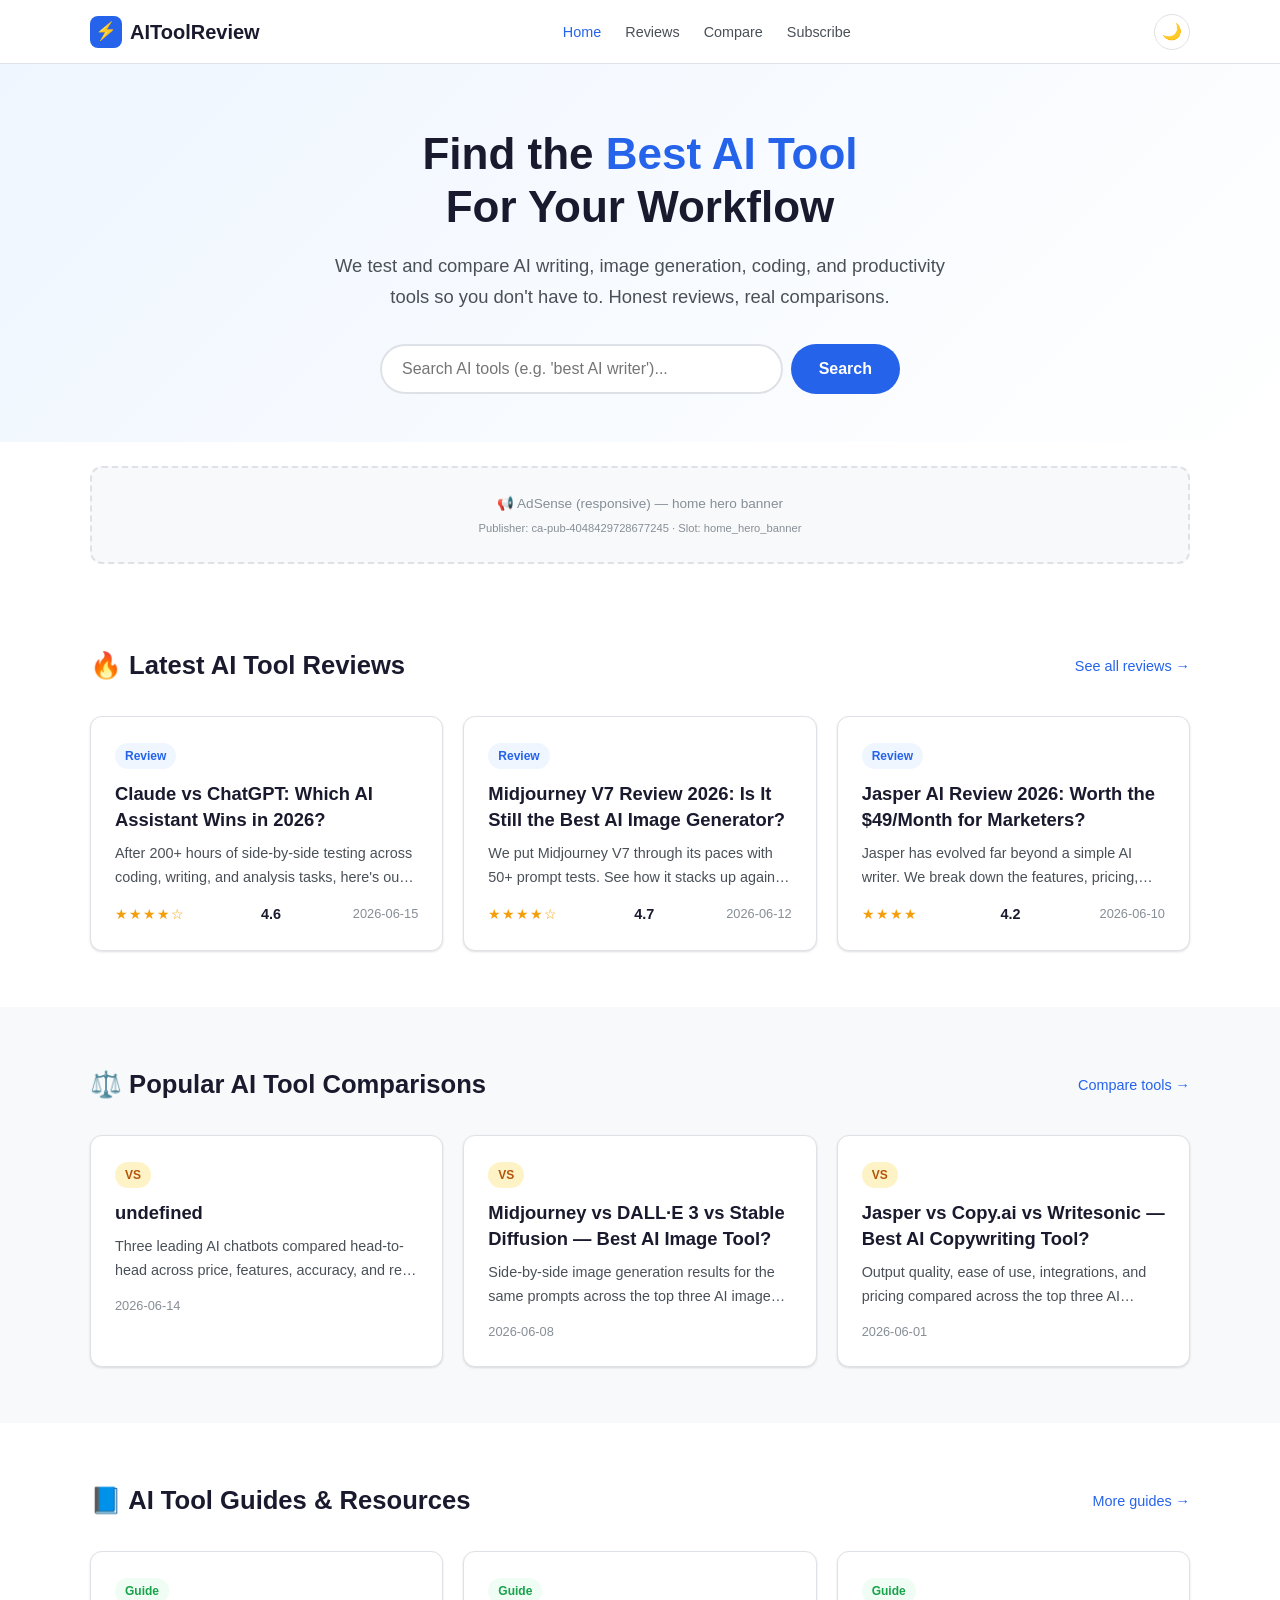
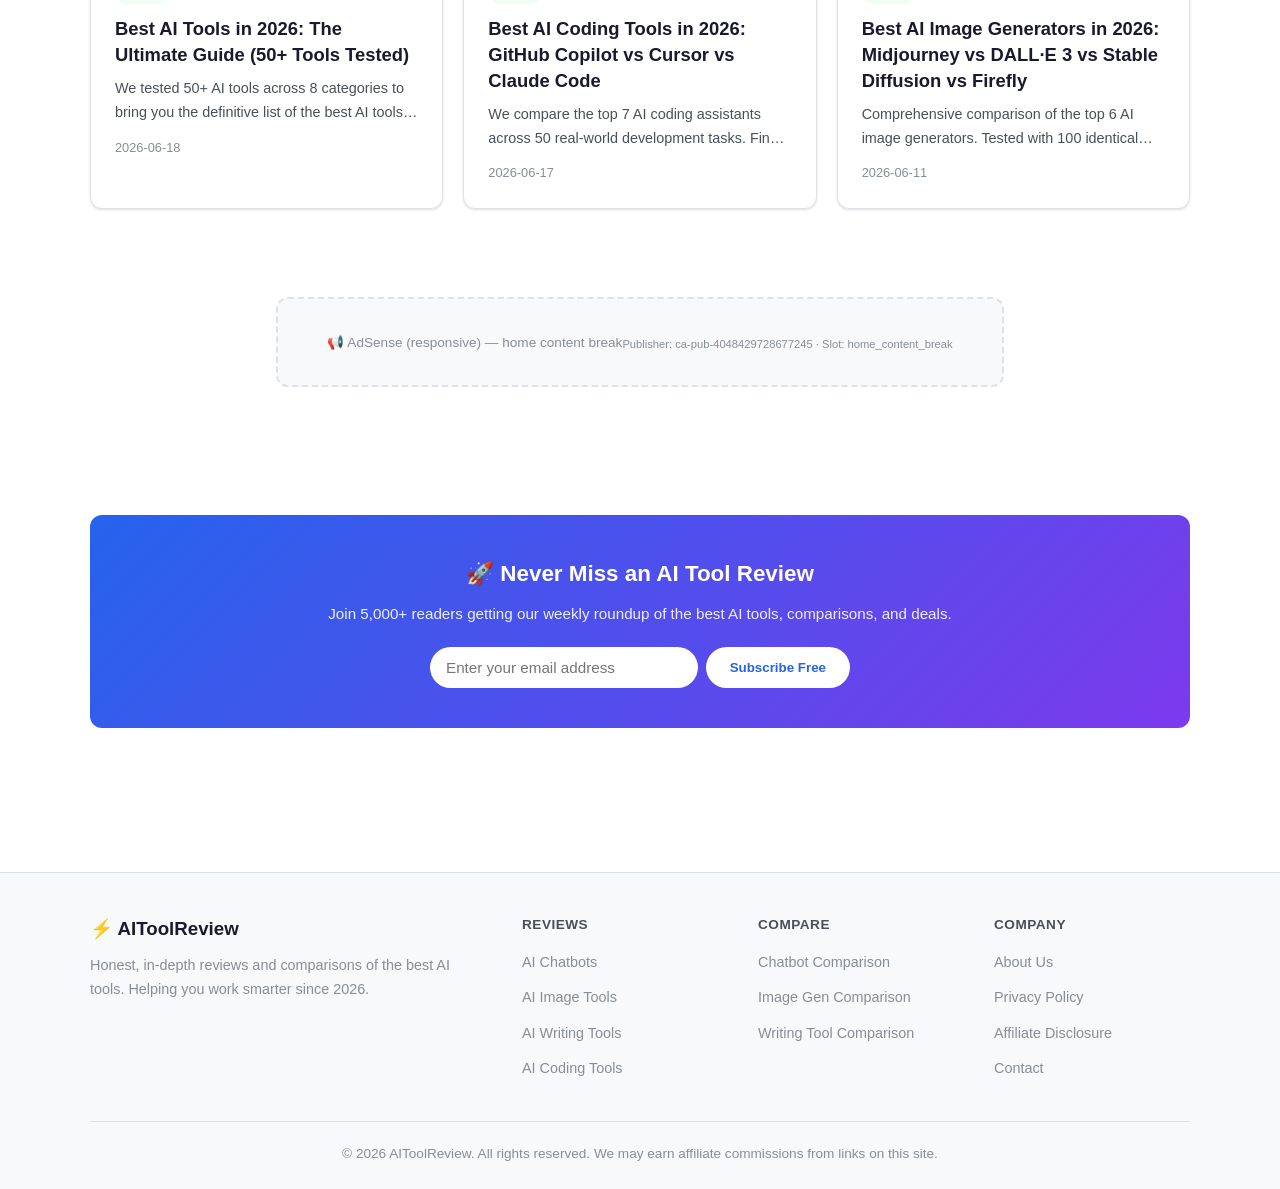
<file: index.html>
<!DOCTYPE html>
<html lang="en" data-theme="light">
<head>
  <meta charset="UTF-8">
  <meta name="viewport" content="width=device-width, initial-scale=1.0">
  <title>AIToolReview - Best AI Tool Reviews & Comparisons 2026</title>
  <meta name="description" content="In-depth reviews and side-by-side comparisons of the best AI tools in 2026. Find the right AI tool for your workflow.">
  <link rel="stylesheet" href="styles.css">
  <script src="adsense-config.js" defer></script>
  <script src="affiliate-config.js" defer></script>
</head>
<body>

<nav class="nav">
  <div class="container">
    <a href="index.html" class="nav-logo"><span class="icon">⚡</span> AIToolReview</a>
    <ul class="nav-links" id="navLinks">
      <li><a href="index.html" class="active">Home</a></li>
      <li><a href="review.html">Reviews</a></li>
      <li><a href="compare.html">Compare</a></li>
      <li><a href="index.html#newsletter">Subscribe</a></li>
    </ul>
    <div class="nav-actions">
      <button class="theme-toggle" id="themeToggle" aria-label="Toggle theme">🌙</button>
      <button class="mobile-menu-btn" id="mobileMenuBtn" aria-label="Menu">☰</button>
    </div>
  </div>
</nav>

<section class="hero">
  <div class="container">
    <h1>Find the <span class="highlight">Best AI Tool</span><br>For Your Workflow</h1>
    <p>We test and compare AI writing, image generation, coding, and productivity tools so you don't have to. Honest reviews, real comparisons.</p>
    <form class="hero-search" id="heroSearch" onsubmit="return false;">
      <input type="text" id="searchInput" placeholder="Search AI tools (e.g. 'best AI writer')..." autocomplete="off">
      <button type="submit">Search</button>
    </form>
    <div id="searchResults" style="display:none; max-width:520px; margin:16px auto 0; text-align:left; background:var(--bg); border:1px solid var(--border); border-radius:var(--radius); box-shadow:var(--card-shadow-hover); max-height:360px; overflow-y:auto;"></div>
  </div>
</section>

<div class="container">
  <div class="ad-placeholder banner" data-ad="home-hero-banner"></div>
</div>

<section class="section">
  <div class="container">
    <div class="section-header">
      <h2>🔥 Latest AI Tool Reviews</h2>
      <a href="review.html" class="see-all">See all reviews →</a>
    </div>
    <div class="card-grid" id="reviewCards"></div>
  </div>
</section>

<section class="section" style="background: var(--bg-secondary);">
  <div class="container">
    <div class="section-header">
      <h2>⚖️ Popular AI Tool Comparisons</h2>
      <a href="compare.html" class="see-all">Compare tools →</a>
    </div>
    <div class="card-grid" id="compareCards"></div>
  </div>
</section>

<section class="section">
  <div class="container">
    <div class="section-header">
      <h2>📘 AI Tool Guides & Resources</h2>
      <a href="#" class="see-all">More guides →</a>
    </div>
    <div class="card-grid" id="guideCards"></div>
  </div>
</section>

<div class="container">
  <div class="ad-placeholder in-content" data-ad="home-content-break"></div>
</div>

<section class="section" id="newsletter">
  <div class="container">
    <div class="newsletter-cta">
      <h3>🚀 Never Miss an AI Tool Review</h3>
      <p>Join 5,000+ readers getting our weekly roundup of the best AI tools, comparisons, and deals.</p>
      <div class="input-group">
        <input type="email" placeholder="Enter your email address">
        <button>Subscribe Free</button>
      </div>
    </div>
  </div>
</section>

<footer class="footer">
  <div class="container">
    <div class="footer-grid">
      <div class="footer-brand">
        <h3>⚡ AIToolReview</h3>
        <p>Honest, in-depth reviews and comparisons of the best AI tools. Helping you work smarter since 2026.</p>
      </div>
      <div class="footer-col">
        <h4>Reviews</h4>
        <ul><li><a href="review.html">AI Chatbots</a></li><li><a href="review.html">AI Image Tools</a></li><li><a href="review.html">AI Writing Tools</a></li><li><a href="review.html">AI Coding Tools</a></li></ul>
      </div>
      <div class="footer-col">
        <h4>Compare</h4>
        <ul><li><a href="compare.html">Chatbot Comparison</a></li><li><a href="compare.html">Image Gen Comparison</a></li><li><a href="compare.html">Writing Tool Comparison</a></li></ul>
      </div>
      <div class="footer-col">
        <h4>Company</h4>
        <ul><li><a href="#">About Us</a></li><li><a href="privacy.html">Privacy Policy</a></li><li><a href="#">Affiliate Disclosure</a></li><li><a href="index.html#newsletter">Contact</a></li></ul>
      </div>
    </div>
    <div class="footer-bottom">
      <p>© 2026 AIToolReview. All rights reserved. We may earn affiliate commissions from links on this site.</p>
    </div>
  </div>
</footer>

<script src="scripts.js"></script>
</body>
</html>
</file>
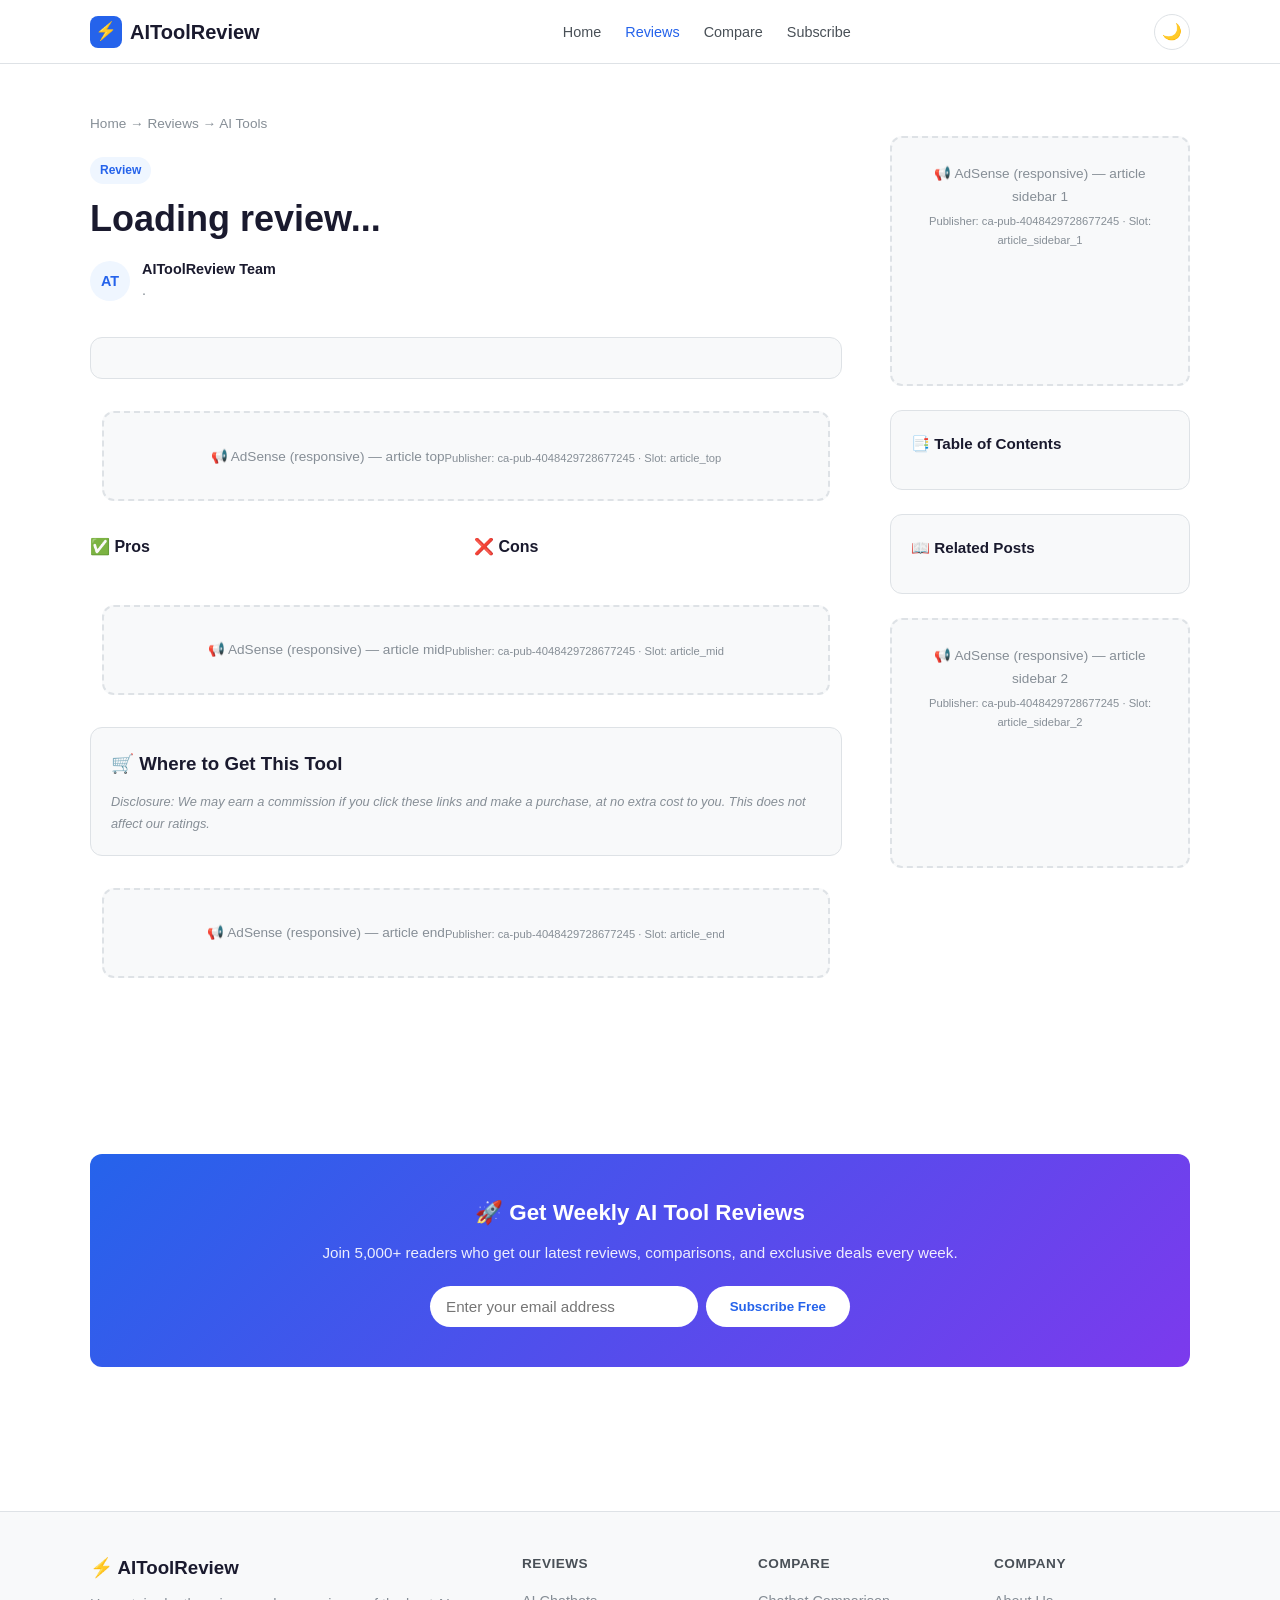
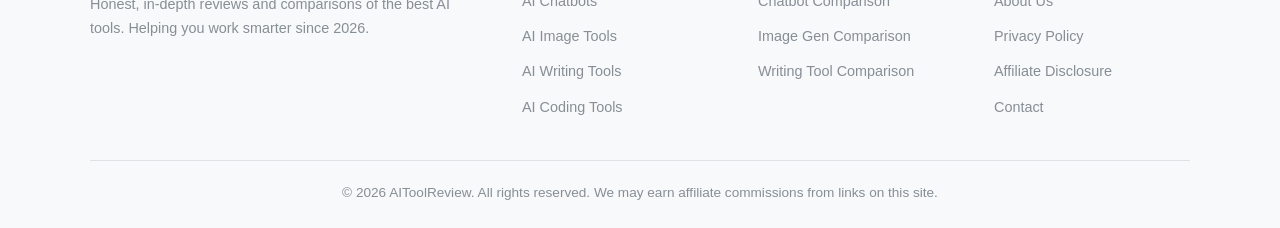
<file: article.html>
<!DOCTYPE html>
<html lang="en" data-theme="light">
<head>
  <meta charset="UTF-8">
  <meta name="viewport" content="width=device-width, initial-scale=1.0">
  <title>AI Tool Review | AIToolReview</title>
  <meta name="description" content="In-depth AI tool review with ratings, pros/cons, and honest verdict.">
  <link rel="stylesheet" href="styles.css">
  <script src="adsense-config.js" defer></script>
  <script src="affiliate-config.js" defer></script>
</head>
<body>

<nav class="nav">
  <div class="container">
    <a href="index.html" class="nav-logo"><span class="icon">⚡</span> AIToolReview</a>
    <ul class="nav-links" id="navLinks">
      <li><a href="index.html">Home</a></li>
      <li><a href="review.html" class="active">Reviews</a></li>
      <li><a href="compare.html">Compare</a></li>
      <li><a href="index.html#newsletter">Subscribe</a></li>
    </ul>
    <div class="nav-actions">
      <button class="theme-toggle" id="themeToggle" aria-label="Toggle theme">🌙</button>
      <button class="mobile-menu-btn" id="mobileMenuBtn" aria-label="Menu">☰</button>
    </div>
  </div>
</nav>

<main class="container">
  <div class="article-layout">
    <article class="article-main">
      <div class="breadcrumb">
        <a href="index.html">Home</a> → <a href="review.html">Reviews</a> → <span id="articleCategory">AI Tools</span>
      </div>

      <span id="articleTag" class="card-tag review">Review</span>
      <h1 id="articleTitle">Loading review...</h1>
      <p id="articleExcerpt" style="font-size:1.1rem; color:var(--text-secondary); margin-bottom:16px;"></p>

      <div class="article-byline">
        <div class="avatar">AT</div>
        <div>
          <span class="name">AIToolReview Team</span><br>
          <span id="articleMeta"><span id="articleDate"></span> · <span id="articleReadTime"></span></span>
        </div>
      </div>

      <div class="score-card" id="scoreCard"></div>

      <div class="ad-placeholder in-content" data-ad="article-top"></div>

      <div class="pros-cons">
        <div class="pros"><h4>✅ Pros</h4><ul id="prosList"></ul></div>
        <div class="cons"><h4>❌ Cons</h4><ul id="consList"></ul></div>
      </div>

      <div id="articleSections"></div>

      <div class="ad-placeholder in-content" data-ad="article-mid"></div>

      <div style="background:var(--bg-secondary); border-radius:var(--radius); padding:20px; margin:24px 0; border:1px solid var(--border);">
        <h3 style="margin-bottom:12px;">🛒 Where to Get This Tool</h3>
        <div id="affiliateLinks"></div>
        <p style="font-size:0.8rem; color:var(--text-muted); margin-top:12px;"><em>Disclosure: We may earn a commission if you click these links and make a purchase, at no extra cost to you. This does not affect our ratings.</em></p>
      </div>

      <div class="ad-placeholder in-content" data-ad="article-end"></div>
    </article>

    <aside class="sidebar">
      <div class="ad-placeholder sidebar" data-ad="article-sidebar-1"></div>

      <div class="toc sidebar-card">
        <h4>📑 Table of Contents</h4>
        <div id="tableOfContents"></div>
      </div>

      <div class="sidebar-card">
        <h4>📖 Related Posts</h4>
        <div id="relatedPosts"></div>
      </div>

      <div class="ad-placeholder sidebar" data-ad="article-sidebar-2"></div>
    </aside>
  </div>
</main>

<section class="section">
  <div class="container">
    <div class="newsletter-cta">
      <h3>🚀 Get Weekly AI Tool Reviews</h3>
      <p>Join 5,000+ readers who get our latest reviews, comparisons, and exclusive deals every week.</p>
      <div class="input-group">
        <input type="email" placeholder="Enter your email address">
        <button>Subscribe Free</button>
      </div>
    </div>
  </div>
</section>

<footer class="footer">
  <div class="container">
    <div class="footer-grid">
      <div class="footer-brand">
        <h3>⚡ AIToolReview</h3>
        <p>Honest, in-depth reviews and comparisons of the best AI tools. Helping you work smarter since 2026.</p>
      </div>
      <div class="footer-col">
        <h4>Reviews</h4>
        <ul><li><a href="review.html">AI Chatbots</a></li><li><a href="review.html">AI Image Tools</a></li><li><a href="review.html">AI Writing Tools</a></li><li><a href="review.html">AI Coding Tools</a></li></ul>
      </div>
      <div class="footer-col">
        <h4>Compare</h4>
        <ul><li><a href="compare.html">Chatbot Comparison</a></li><li><a href="compare.html">Image Gen Comparison</a></li><li><a href="compare.html">Writing Tool Comparison</a></li></ul>
      </div>
      <div class="footer-col">
        <h4>Company</h4>
        <ul><li><a href="#">About Us</a></li><li><a href="privacy.html">Privacy Policy</a></li><li><a href="#">Affiliate Disclosure</a></li><li><a href="index.html#newsletter">Contact</a></li></ul>
      </div>
    </div>
    <div class="footer-bottom">
      <p>© 2026 AIToolReview. All rights reserved. We may earn affiliate commissions from links on this site.</p>
    </div>
  </div>
</footer>

<script src="scripts.js"></script>
</body>
</html>
</file>
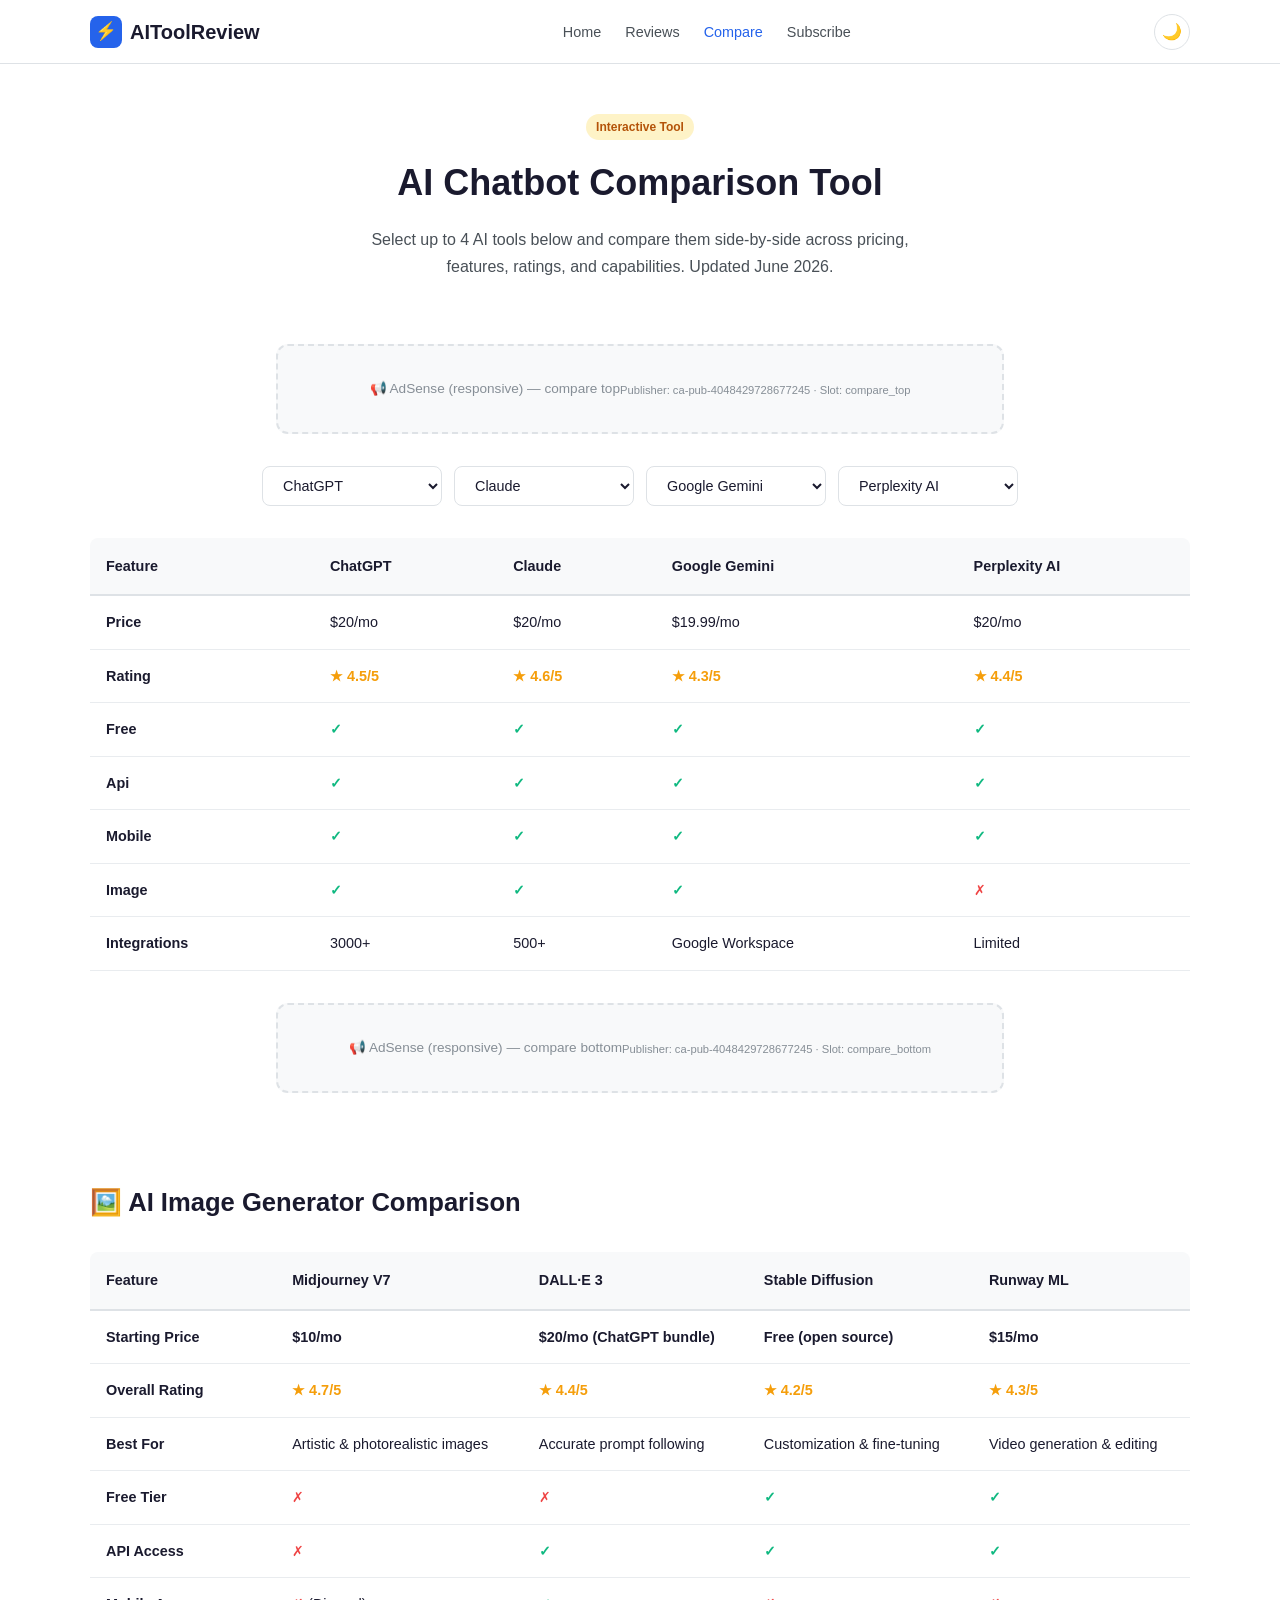
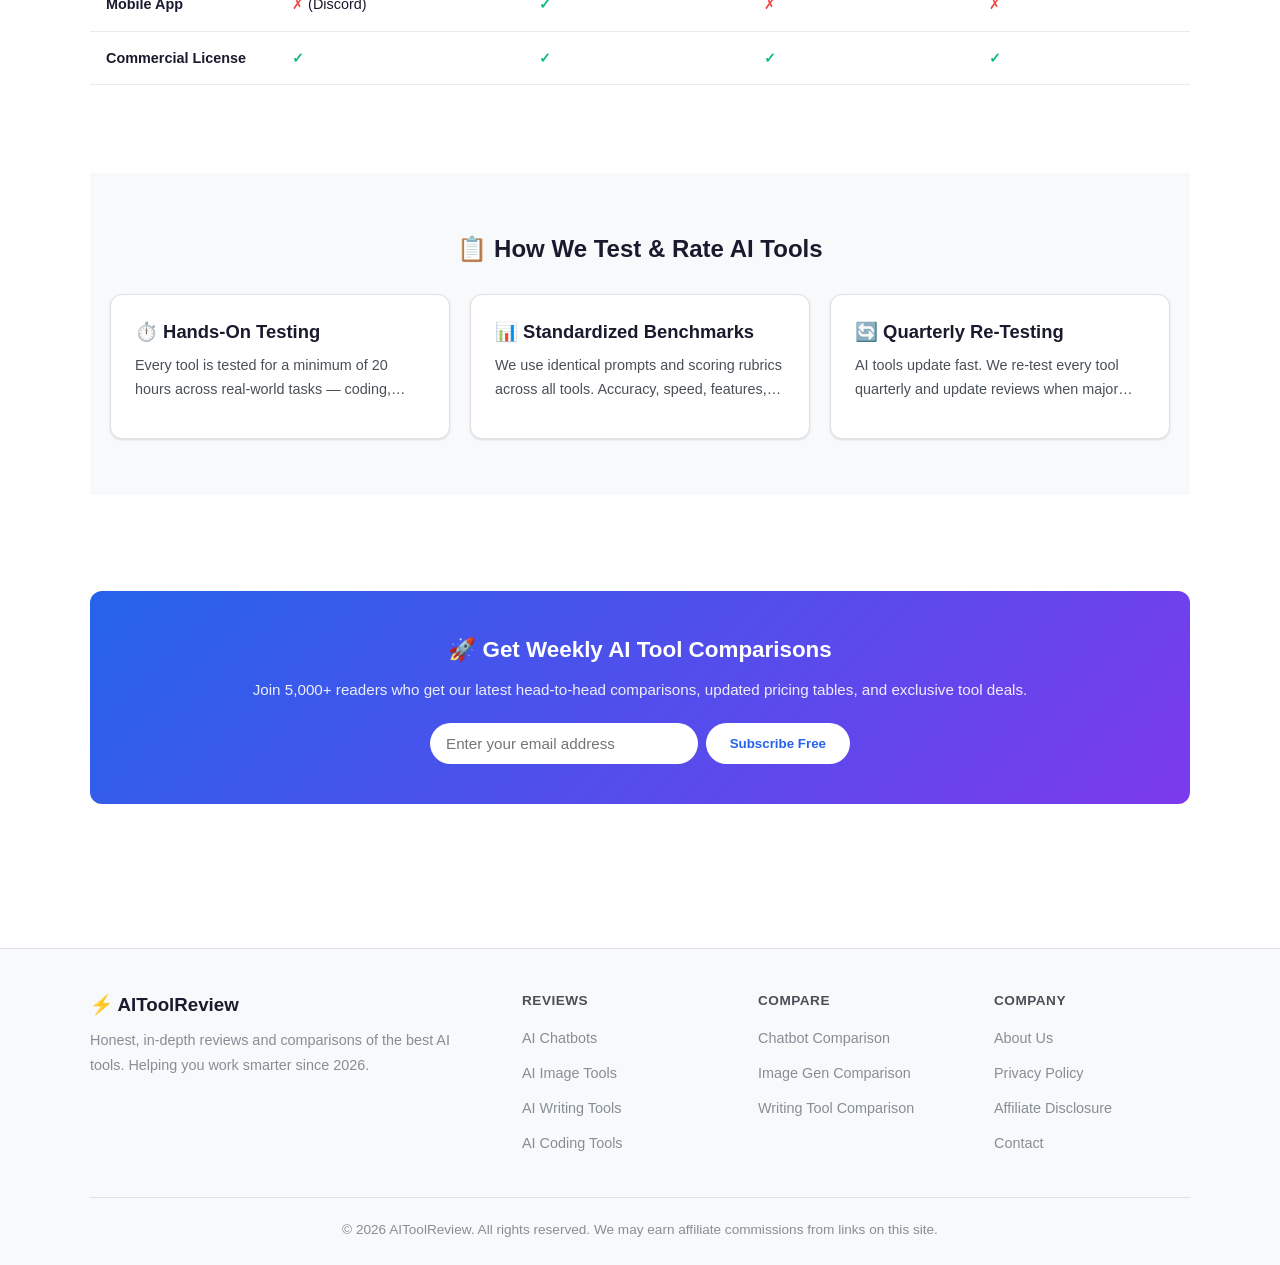
<file: compare.html>
<!DOCTYPE html>
<html lang="en" data-theme="light">
<head>
  <meta charset="UTF-8">
  <meta name="viewport" content="width=device-width, initial-scale=1.0">
  <title>AI Tool Comparison: ChatGPT vs Claude vs Gemini vs More | AIToolReview</title>
  <meta name="description" content="Interactive side-by-side comparison of the top AI tools in 2026. Compare pricing, features, ratings, and capabilities. Choose the best AI tool for your needs.">
  <link rel="stylesheet" href="styles.css">
  <script src="adsense-config.js" defer></script>
  <script src="affiliate-config.js" defer></script>
</head>
<body>

<!-- Navigation -->
<nav class="nav">
  <div class="container">
    <a href="index.html" class="nav-logo">
      <span class="icon">⚡</span> AIToolReview
    </a>
    <ul class="nav-links" id="navLinks">
      <li><a href="index.html">Home</a></li>
      <li><a href="review.html">Reviews</a></li>
      <li><a href="compare.html" class="active">Compare</a></li>
      <li><a href="index.html#newsletter">Subscribe</a></li>
    </ul>
    <div class="nav-actions">
      <button class="theme-toggle" id="themeToggle" aria-label="Toggle theme">🌙</button>
      <button class="mobile-menu-btn" id="mobileMenuBtn" aria-label="Menu">☰</button>
    </div>
  </div>
</nav>

<main class="container">

  <!-- Comparison Header -->
  <div class="compare-header">
    <span class="card-tag compare" style="margin-bottom: 12px; display: inline-block;">Interactive Tool</span>
    <h1>AI Chatbot Comparison Tool</h1>
    <p>Select up to 4 AI tools below and compare them side-by-side across pricing, features, ratings, and capabilities. Updated June 2026.</p>
  </div>

  <!-- Ad: Top Banner -->
  <div class="ad-placeholder in-content" data-ad="compare-top"></div>

  <!-- Tool Selectors -->
  <div class="compare-controls">
    <select class="tool-select">
      <option value="chatgpt">ChatGPT</option>
      <option value="claude">Claude</option>
      <option value="gemini">Google Gemini</option>
      <option value="perplexity">Perplexity AI</option>
      <option value="jasper">Jasper AI</option>
      <option value="copyai">Copy.ai</option>
      <option value="writesonic">Writesonic</option>
      <option value="notionai">Notion AI</option>
    </select>
    <select class="tool-select">
      <option value="claude">Claude</option>
      <option value="chatgpt">ChatGPT</option>
      <option value="gemini">Google Gemini</option>
      <option value="perplexity">Perplexity AI</option>
      <option value="jasper">Jasper AI</option>
      <option value="copyai">Copy.ai</option>
      <option value="writesonic">Writesonic</option>
      <option value="notionai">Notion AI</option>
    </select>
    <select class="tool-select">
      <option value="gemini">Google Gemini</option>
      <option value="chatgpt">ChatGPT</option>
      <option value="claude">Claude</option>
      <option value="perplexity">Perplexity AI</option>
      <option value="jasper">Jasper AI</option>
      <option value="copyai">Copy.ai</option>
      <option value="writesonic">Writesonic</option>
      <option value="notionai">Notion AI</option>
    </select>
    <select class="tool-select">
      <option value="perplexity">Perplexity AI</option>
      <option value="chatgpt">ChatGPT</option>
      <option value="claude">Claude</option>
      <option value="gemini">Google Gemini</option>
      <option value="jasper">Jasper AI</option>
      <option value="copyai">Copy.ai</option>
      <option value="writesonic">Writesonic</option>
      <option value="notionai">Notion AI</option>
    </select>
  </div>

  <!-- Comparison Table -->
  <div class="compare-table-wrap">
    <table class="compare-table">
      <thead>
        <tr id="compareHead">
          <th>Feature</th>
          <th>ChatGPT</th>
          <th>Claude</th>
          <th>Google Gemini</th>
          <th>Perplexity AI</th>
        </tr>
      </thead>
      <tbody id="compareBody">
        <tr>
          <td><strong>Starting Price</strong></td>
          <td class="price-cell">$20/mo</td>
          <td class="price-cell">$20/mo</td>
          <td class="price-cell">$19.99/mo</td>
          <td class="price-cell">$20/mo</td>
        </tr>
        <tr>
          <td><strong>Overall Rating</strong></td>
          <td class="rating-cell">★ 4.5/5</td>
          <td class="rating-cell">★ 4.6/5</td>
          <td class="rating-cell">★ 4.3/5</td>
          <td class="rating-cell">★ 4.4/5</td>
        </tr>
        <tr>
          <td><strong>Free Tier</strong></td>
          <td><span class="check">✓</span></td>
          <td><span class="check">✓</span></td>
          <td><span class="check">✓</span></td>
          <td><span class="check">✓</span></td>
        </tr>
        <tr>
          <td><strong>API Access</strong></td>
          <td><span class="check">✓</span></td>
          <td><span class="check">✓</span></td>
          <td><span class="check">✓</span></td>
          <td><span class="check">✓</span></td>
        </tr>
        <tr>
          <td><strong>Mobile App</strong></td>
          <td><span class="check">✓</span></td>
          <td><span class="check">✓</span></td>
          <td><span class="check">✓</span></td>
          <td><span class="check">✓</span></td>
        </tr>
        <tr>
          <td><strong>Image Generation</strong></td>
          <td><span class="check">✓</span></td>
          <td><span class="check">✓</span></td>
          <td><span class="check">✓</span></td>
          <td><span class="cross">✗</span></td>
        </tr>
        <tr>
          <td><strong>Integrations</strong></td>
          <td>3,000+</td>
          <td>500+</td>
          <td>Google Workspace</td>
          <td>Limited</td>
        </tr>
      </tbody>
    </table>
  </div>

  <!-- Ad: Below Comparison Table -->
  <div class="ad-placeholder in-content" data-ad="compare-bottom"></div>

  <!-- Image Gen Comparison Section -->
  <section class="section">
    <div class="section-header">
      <h2>🖼️ AI Image Generator Comparison</h2>
    </div>
    <div class="compare-table-wrap">
      <table class="compare-table">
        <thead>
          <tr>
            <th>Feature</th>
            <th>Midjourney V7</th>
            <th>DALL·E 3</th>
            <th>Stable Diffusion</th>
            <th>Runway ML</th>
          </tr>
        </thead>
        <tbody>
          <tr>
            <td><strong>Starting Price</strong></td>
            <td class="price-cell">$10/mo</td>
            <td class="price-cell">$20/mo (ChatGPT bundle)</td>
            <td class="price-cell">Free (open source)</td>
            <td class="price-cell">$15/mo</td>
          </tr>
          <tr>
            <td><strong>Overall Rating</strong></td>
            <td class="rating-cell">★ 4.7/5</td>
            <td class="rating-cell">★ 4.4/5</td>
            <td class="rating-cell">★ 4.2/5</td>
            <td class="rating-cell">★ 4.3/5</td>
          </tr>
          <tr>
            <td><strong>Best For</strong></td>
            <td>Artistic & photorealistic images</td>
            <td>Accurate prompt following</td>
            <td>Customization & fine-tuning</td>
            <td>Video generation & editing</td>
          </tr>
          <tr>
            <td><strong>Free Tier</strong></td>
            <td><span class="cross">✗</span></td>
            <td><span class="cross">✗</span></td>
            <td><span class="check">✓</span></td>
            <td><span class="check">✓</span></td>
          </tr>
          <tr>
            <td><strong>API Access</strong></td>
            <td><span class="cross">✗</span></td>
            <td><span class="check">✓</span></td>
            <td><span class="check">✓</span></td>
            <td><span class="check">✓</span></td>
          </tr>
          <tr>
            <td><strong>Mobile App</strong></td>
            <td><span class="cross">✗</span> (Discord)</td>
            <td><span class="check">✓</span></td>
            <td><span class="cross">✗</span></td>
            <td><span class="cross">✗</span></td>
          </tr>
          <tr>
            <td><strong>Commercial License</strong></td>
            <td><span class="check">✓</span></td>
            <td><span class="check">✓</span></td>
            <td><span class="check">✓</span></td>
            <td><span class="check">✓</span></td>
          </tr>
        </tbody>
      </table>
    </div>
  </section>

  <!-- How We Test -->
  <section class="section" style="background: var(--bg-secondary);">
    <div class="container">
      <h2 style="text-align: center; margin-bottom: 24px;">📋 How We Test & Rate AI Tools</h2>
      <div class="card-grid">
        <div class="card">
          <h3>⏱️ Hands-On Testing</h3>
          <p>Every tool is tested for a minimum of 20 hours across real-world tasks — coding, writing, analysis, and creative work. No sponsored reviews.</p>
        </div>
        <div class="card">
          <h3>📊 Standardized Benchmarks</h3>
          <p>We use identical prompts and scoring rubrics across all tools. Accuracy, speed, features, and usability are measured consistently.</p>
        </div>
        <div class="card">
          <h3>🔄 Quarterly Re-Testing</h3>
          <p>AI tools update fast. We re-test every tool quarterly and update reviews when major features launch or performance changes significantly.</p>
        </div>
      </div>
    </div>
  </section>

</main>

<!-- Newsletter CTA -->
<section class="section">
  <div class="container">
    <div class="newsletter-cta">
      <h3>🚀 Get Weekly AI Tool Comparisons</h3>
      <p>Join 5,000+ readers who get our latest head-to-head comparisons, updated pricing tables, and exclusive tool deals.</p>
      <div class="input-group">
        <input type="email" placeholder="Enter your email address">
        <button>Subscribe Free</button>
      </div>
    </div>
  </div>
</section>

<!-- Footer -->
<footer class="footer">
  <div class="container">
    <div class="footer-grid">
      <div class="footer-brand">
        <h3>⚡ AIToolReview</h3>
        <p>Honest, in-depth reviews and comparisons of the best AI tools. Helping you work smarter since 2026.</p>
      </div>
      <div class="footer-col">
        <h4>Reviews</h4>
        <ul>
          <li><a href="review.html">AI Chatbots</a></li>
          <li><a href="review.html">AI Image Tools</a></li>
          <li><a href="review.html">AI Writing Tools</a></li>
          <li><a href="review.html">AI Coding Tools</a></li>
        </ul>
      </div>
      <div class="footer-col">
        <h4>Compare</h4>
        <ul>
          <li><a href="compare.html">Chatbot Comparison</a></li>
          <li><a href="compare.html">Image Gen Comparison</a></li>
          <li><a href="compare.html">Writing Tool Comparison</a></li>
        </ul>
      </div>
      <div class="footer-col">
        <h4>Company</h4>
        <ul>
          <li><a href="#">About Us</a></li>
          <li><a href="privacy.html">Privacy Policy</a></li>
          <li><a href="#">Affiliate Disclosure</a></li>
          <li><a href="index.html#newsletter">Contact</a></li>
        </ul>
      </div>
    </div>
    <div class="footer-bottom">
      <p>© 2026 AIToolReview. All rights reserved. We may earn affiliate commissions from links on this site.</p>
    </div>
  </div>
</footer>

<script src="scripts.js"></script>
</body>
</html>
</file>
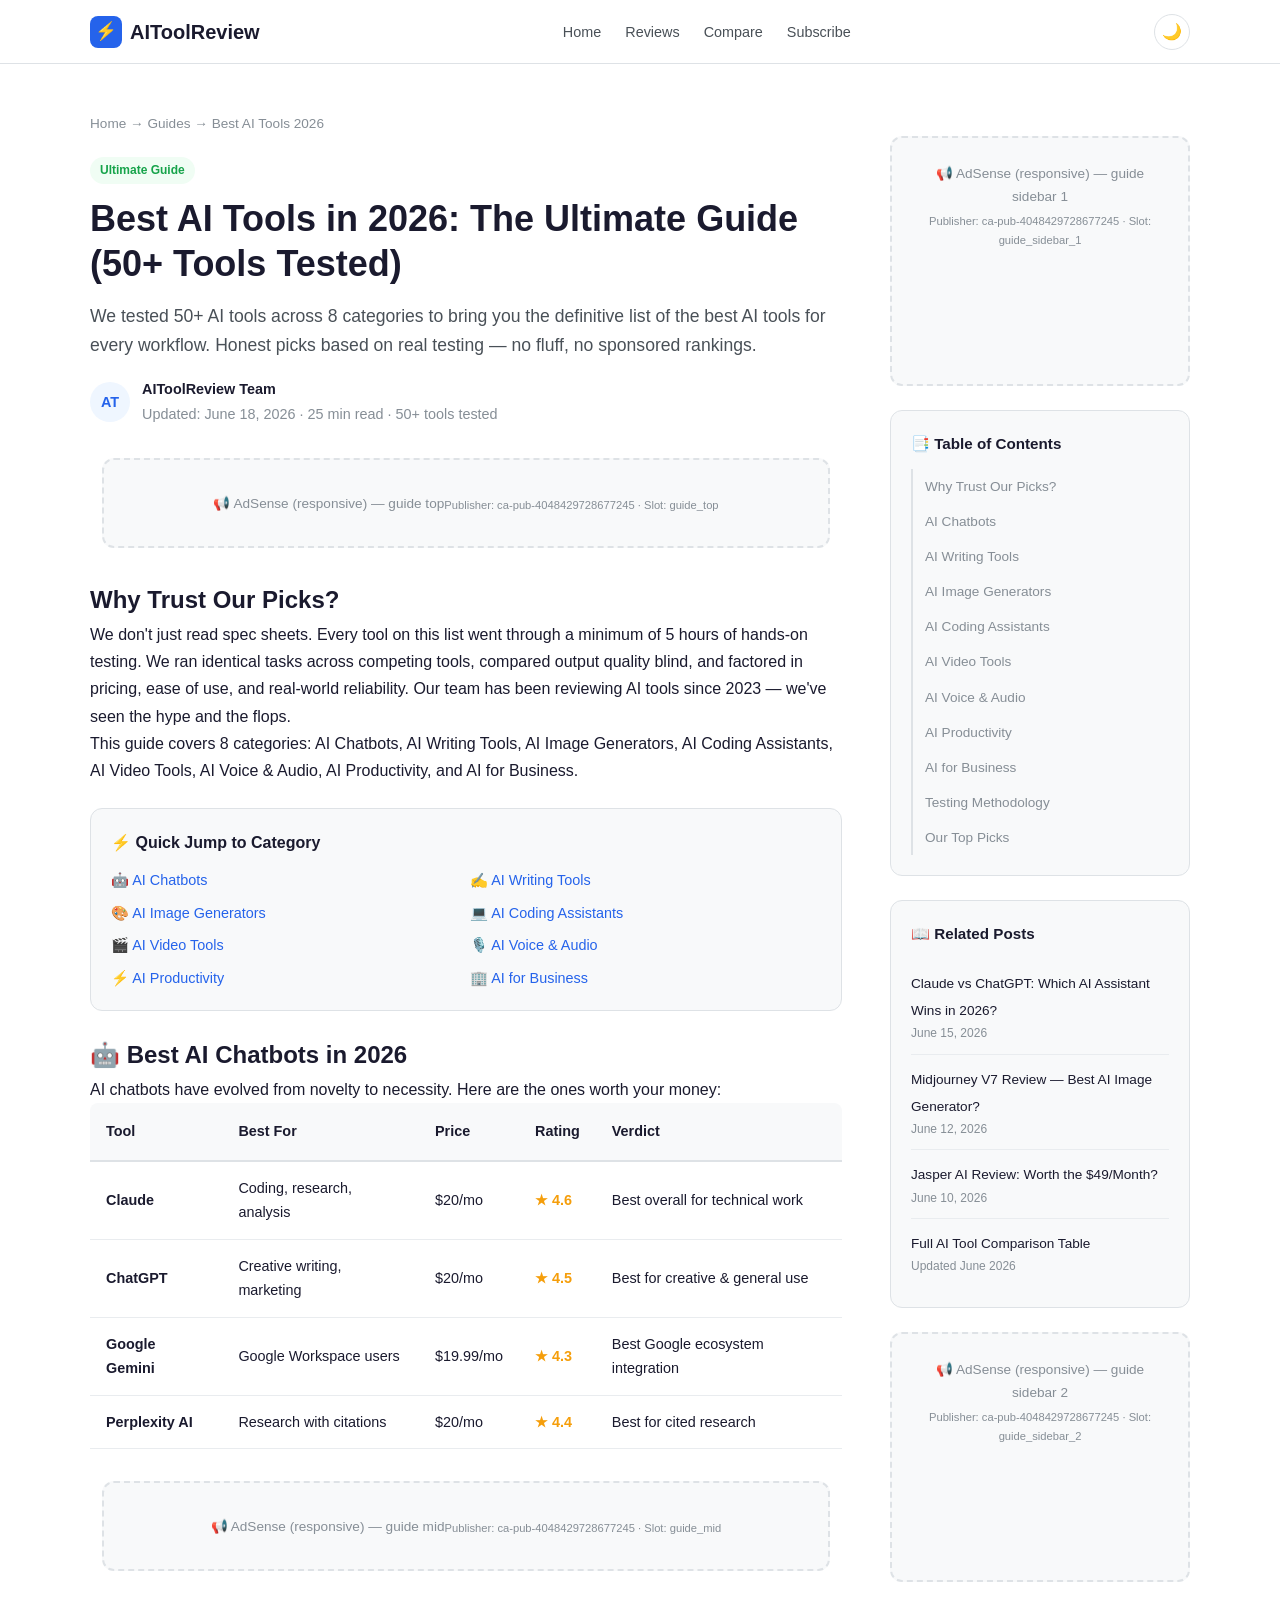
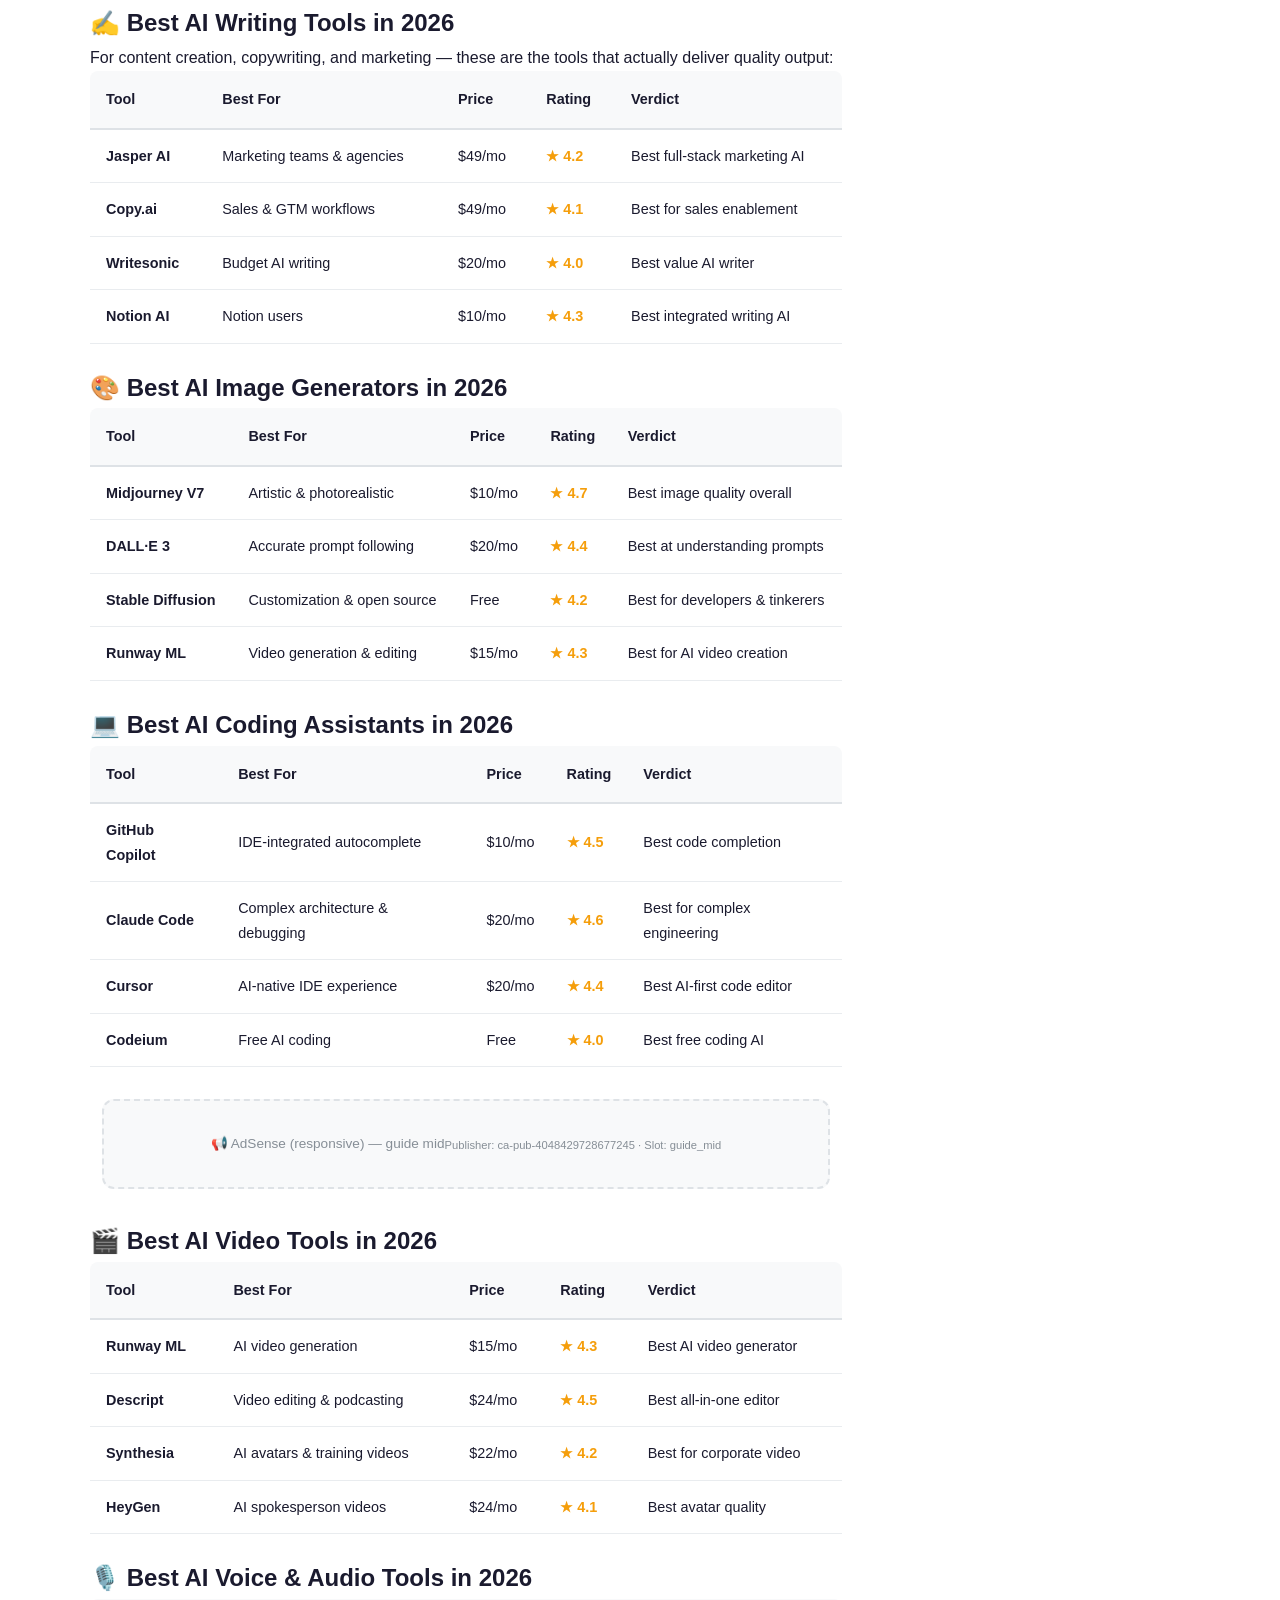
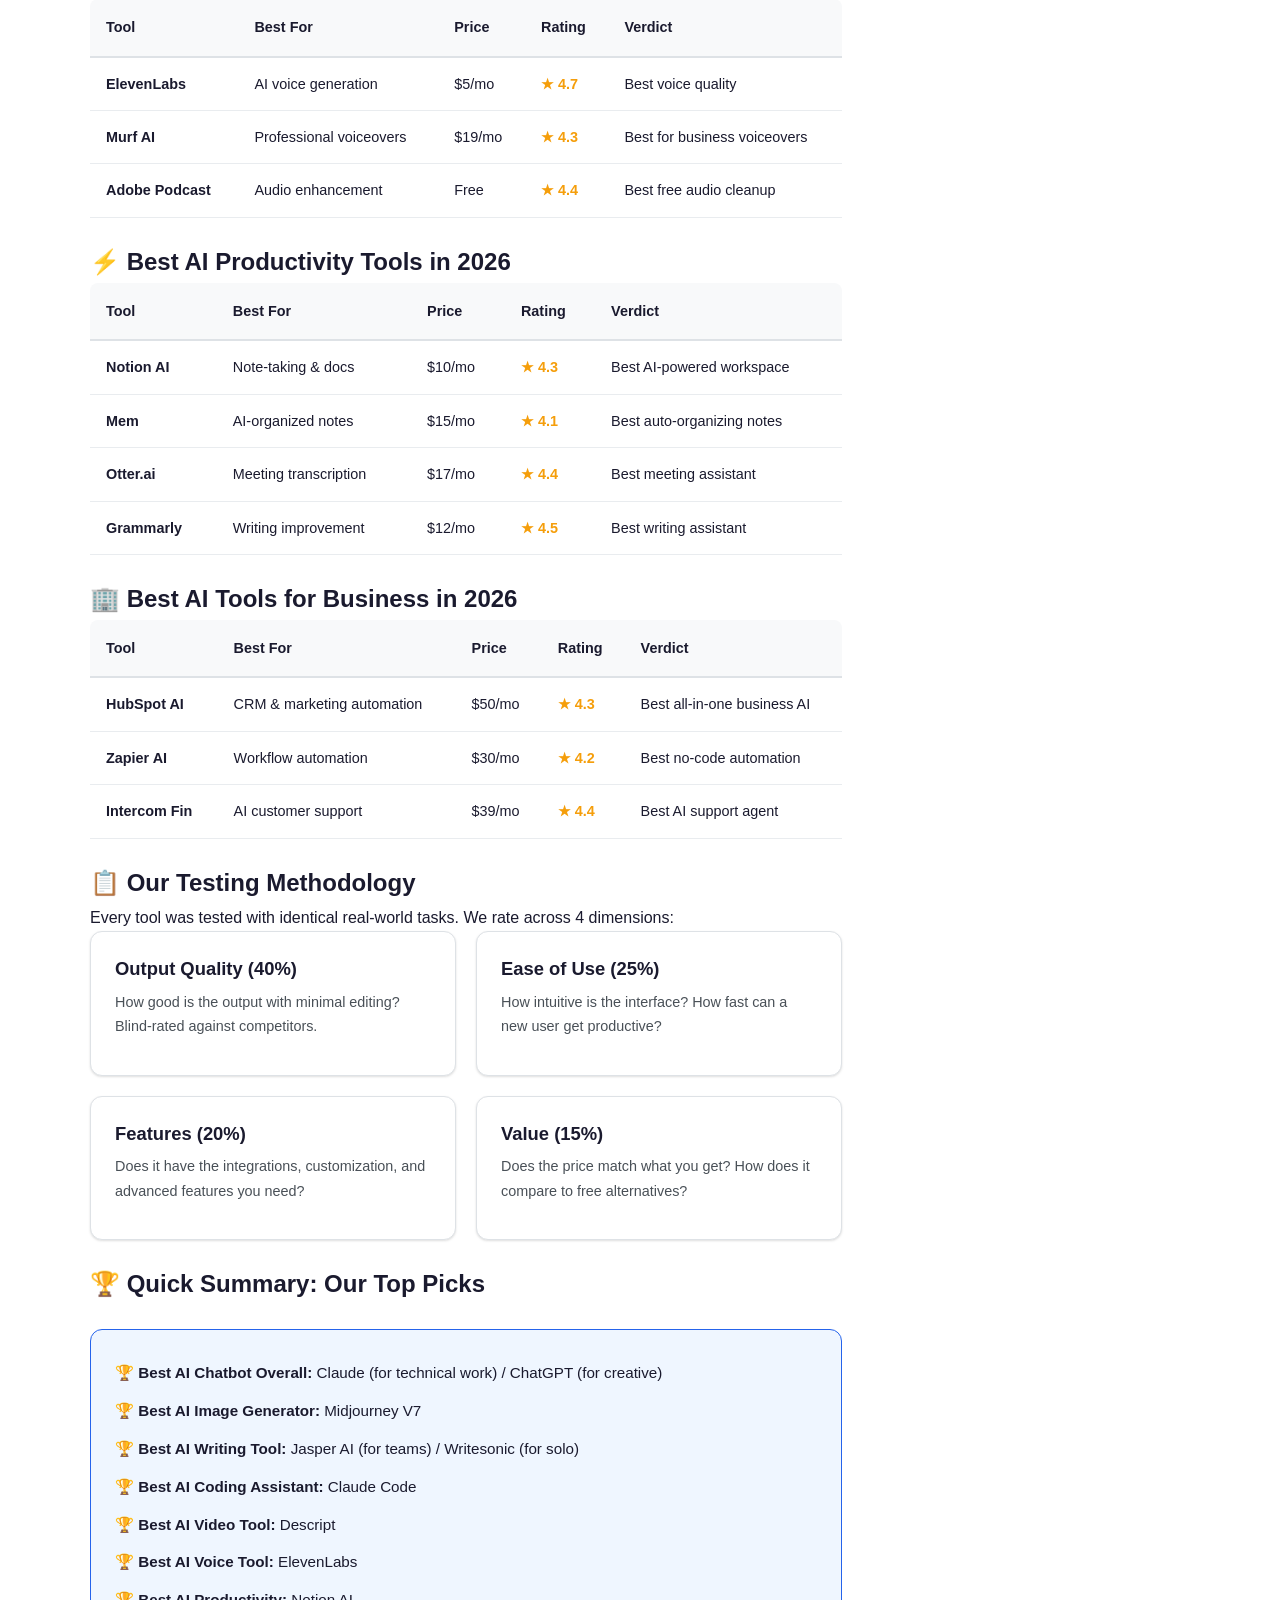
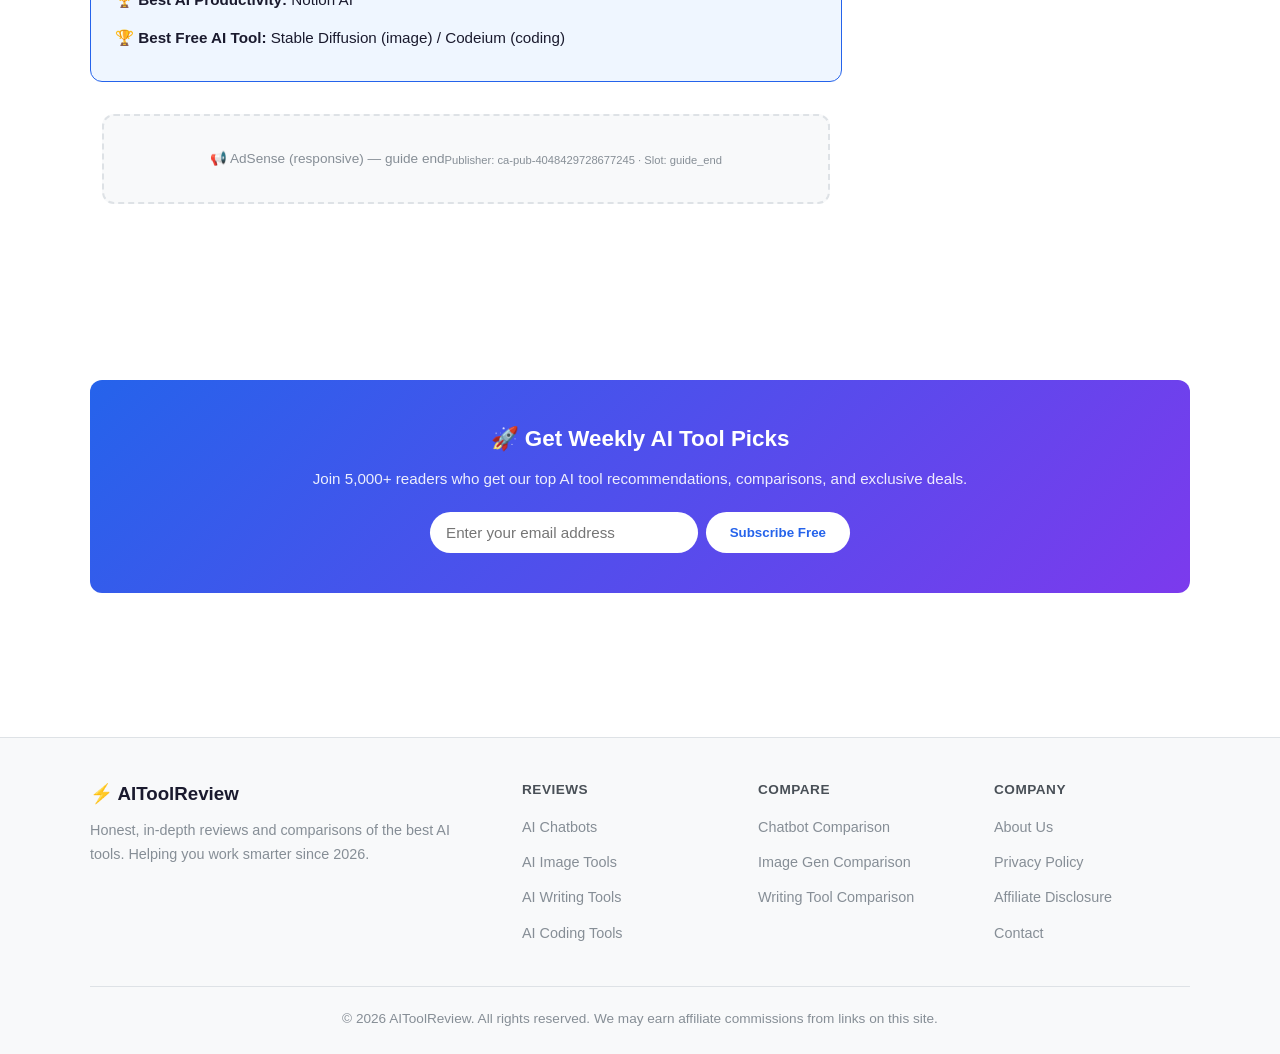
<file: guide.html>
<!DOCTYPE html>
<html lang="en" data-theme="light">
<head>
  <meta charset="UTF-8">
  <meta name="viewport" content="width=device-width, initial-scale=1.0">
  <title>Best AI Tools in 2026: The Ultimate Guide (50+ Tools Tested) | AIToolReview</title>
  <meta name="description" content="We tested 50+ AI tools across 8 categories to bring you the definitive list of the best AI tools for every workflow in 2026. Honest picks, no fluff.">
  <link rel="stylesheet" href="styles.css">
  <script src="adsense-config.js" defer></script>
  <script src="affiliate-config.js" defer></script>
</head>
<body>

<nav class="nav">
  <div class="container">
    <a href="index.html" class="nav-logo"><span class="icon">⚡</span> AIToolReview</a>
    <ul class="nav-links" id="navLinks">
      <li><a href="index.html">Home</a></li>
      <li><a href="review.html">Reviews</a></li>
      <li><a href="compare.html">Compare</a></li>
      <li><a href="index.html#newsletter">Subscribe</a></li>
    </ul>
    <div class="nav-actions">
      <button class="theme-toggle" id="themeToggle" aria-label="Toggle theme">🌙</button>
      <button class="mobile-menu-btn" id="mobileMenuBtn" aria-label="Menu">☰</button>
    </div>
  </div>
</nav>

<main class="container">
  <div class="article-layout">
    <article class="article-main">
      <div class="breadcrumb">
        <a href="index.html">Home</a> → Guides → Best AI Tools 2026
      </div>

      <span class="card-tag guide">Ultimate Guide</span>
      <h1>Best AI Tools in 2026: The Ultimate Guide (50+ Tools Tested)</h1>
      <p style="font-size:1.1rem; color:var(--text-secondary); margin-bottom:16px;">We tested 50+ AI tools across 8 categories to bring you the definitive list of the best AI tools for every workflow. Honest picks based on real testing — no fluff, no sponsored rankings.</p>

      <div class="article-byline">
        <div class="avatar">AT</div>
        <div>
          <span class="name">AIToolReview Team</span><br>
          <span>Updated: June 18, 2026 · 25 min read · 50+ tools tested</span>
        </div>
      </div>

      <div class="ad-placeholder in-content" data-ad="guide-top"></div>

      <h2 id="intro">Why Trust Our Picks?</h2>
      <p>We don't just read spec sheets. Every tool on this list went through a minimum of 5 hours of hands-on testing. We ran identical tasks across competing tools, compared output quality blind, and factored in pricing, ease of use, and real-world reliability. Our team has been reviewing AI tools since 2023 — we've seen the hype and the flops.</p>
      <p>This guide covers 8 categories: AI Chatbots, AI Writing Tools, AI Image Generators, AI Coding Assistants, AI Video Tools, AI Voice & Audio, AI Productivity, and AI for Business.</p>

      <!-- Quick Jump -->
      <div style="background:var(--bg-secondary); border-radius:var(--radius); padding:20px; margin:24px 0; border:1px solid var(--border);">
        <h4 style="margin-bottom:12px;">⚡ Quick Jump to Category</h4>
        <div style="display:grid; grid-template-columns:1fr 1fr; gap:8px; font-size:0.9rem;">
          <a href="#chatbots">🤖 AI Chatbots</a>
          <a href="#writing">✍️ AI Writing Tools</a>
          <a href="#image">🎨 AI Image Generators</a>
          <a href="#coding">💻 AI Coding Assistants</a>
          <a href="#video">🎬 AI Video Tools</a>
          <a href="#voice">🎙️ AI Voice & Audio</a>
          <a href="#productivity">⚡ AI Productivity</a>
          <a href="#business">🏢 AI for Business</a>
        </div>
      </div>

      <h2 id="chatbots">🤖 Best AI Chatbots in 2026</h2>
      <p>AI chatbots have evolved from novelty to necessity. Here are the ones worth your money:</p>

      <table class="compare-table" style="margin-bottom:24px;">
        <thead><tr><th>Tool</th><th>Best For</th><th>Price</th><th>Rating</th><th>Verdict</th></tr></thead>
        <tbody>
          <tr><td><strong>Claude</strong></td><td>Coding, research, analysis</td><td>$20/mo</td><td class="rating-cell">★ 4.6</td><td>Best overall for technical work</td></tr>
          <tr><td><strong>ChatGPT</strong></td><td>Creative writing, marketing</td><td>$20/mo</td><td class="rating-cell">★ 4.5</td><td>Best for creative & general use</td></tr>
          <tr><td><strong>Google Gemini</strong></td><td>Google Workspace users</td><td>$19.99/mo</td><td class="rating-cell">★ 4.3</td><td>Best Google ecosystem integration</td></tr>
          <tr><td><strong>Perplexity AI</strong></td><td>Research with citations</td><td>$20/mo</td><td class="rating-cell">★ 4.4</td><td>Best for cited research</td></tr>
        </tbody>
      </table>

      <div class="ad-placeholder in-content" data-ad="guide-mid"></div>

      <h2 id="writing">✍️ Best AI Writing Tools in 2026</h2>
      <p>For content creation, copywriting, and marketing — these are the tools that actually deliver quality output:</p>

      <table class="compare-table" style="margin-bottom:24px;">
        <thead><tr><th>Tool</th><th>Best For</th><th>Price</th><th>Rating</th><th>Verdict</th></tr></thead>
        <tbody>
          <tr><td><strong>Jasper AI</strong></td><td>Marketing teams & agencies</td><td>$49/mo</td><td class="rating-cell">★ 4.2</td><td>Best full-stack marketing AI</td></tr>
          <tr><td><strong>Copy.ai</strong></td><td>Sales & GTM workflows</td><td>$49/mo</td><td class="rating-cell">★ 4.1</td><td>Best for sales enablement</td></tr>
          <tr><td><strong>Writesonic</strong></td><td>Budget AI writing</td><td>$20/mo</td><td class="rating-cell">★ 4.0</td><td>Best value AI writer</td></tr>
          <tr><td><strong>Notion AI</strong></td><td>Notion users</td><td>$10/mo</td><td class="rating-cell">★ 4.3</td><td>Best integrated writing AI</td></tr>
        </tbody>
      </table>

      <h2 id="image">🎨 Best AI Image Generators in 2026</h2>
      <table class="compare-table" style="margin-bottom:24px;">
        <thead><tr><th>Tool</th><th>Best For</th><th>Price</th><th>Rating</th><th>Verdict</th></tr></thead>
        <tbody>
          <tr><td><strong>Midjourney V7</strong></td><td>Artistic & photorealistic</td><td>$10/mo</td><td class="rating-cell">★ 4.7</td><td>Best image quality overall</td></tr>
          <tr><td><strong>DALL·E 3</strong></td><td>Accurate prompt following</td><td>$20/mo</td><td class="rating-cell">★ 4.4</td><td>Best at understanding prompts</td></tr>
          <tr><td><strong>Stable Diffusion</strong></td><td>Customization & open source</td><td>Free</td><td class="rating-cell">★ 4.2</td><td>Best for developers & tinkerers</td></tr>
          <tr><td><strong>Runway ML</strong></td><td>Video generation & editing</td><td>$15/mo</td><td class="rating-cell">★ 4.3</td><td>Best for AI video creation</td></tr>
        </tbody>
      </table>

      <h2 id="coding">💻 Best AI Coding Assistants in 2026</h2>
      <table class="compare-table" style="margin-bottom:24px;">
        <thead><tr><th>Tool</th><th>Best For</th><th>Price</th><th>Rating</th><th>Verdict</th></tr></thead>
        <tbody>
          <tr><td><strong>GitHub Copilot</strong></td><td>IDE-integrated autocomplete</td><td>$10/mo</td><td class="rating-cell">★ 4.5</td><td>Best code completion</td></tr>
          <tr><td><strong>Claude Code</strong></td><td>Complex architecture & debugging</td><td>$20/mo</td><td class="rating-cell">★ 4.6</td><td>Best for complex engineering</td></tr>
          <tr><td><strong>Cursor</strong></td><td>AI-native IDE experience</td><td>$20/mo</td><td class="rating-cell">★ 4.4</td><td>Best AI-first code editor</td></tr>
          <tr><td><strong>Codeium</strong></td><td>Free AI coding</td><td>Free</td><td class="rating-cell">★ 4.0</td><td>Best free coding AI</td></tr>
        </tbody>
      </table>

      <div class="ad-placeholder in-content" data-ad="guide-mid"></div>

      <h2 id="video">🎬 Best AI Video Tools in 2026</h2>
      <table class="compare-table" style="margin-bottom:24px;">
        <thead><tr><th>Tool</th><th>Best For</th><th>Price</th><th>Rating</th><th>Verdict</th></tr></thead>
        <tbody>
          <tr><td><strong>Runway ML</strong></td><td>AI video generation</td><td>$15/mo</td><td class="rating-cell">★ 4.3</td><td>Best AI video generator</td></tr>
          <tr><td><strong>Descript</strong></td><td>Video editing & podcasting</td><td>$24/mo</td><td class="rating-cell">★ 4.5</td><td>Best all-in-one editor</td></tr>
          <tr><td><strong>Synthesia</strong></td><td>AI avatars & training videos</td><td>$22/mo</td><td class="rating-cell">★ 4.2</td><td>Best for corporate video</td></tr>
          <tr><td><strong>HeyGen</strong></td><td>AI spokesperson videos</td><td>$24/mo</td><td class="rating-cell">★ 4.1</td><td>Best avatar quality</td></tr>
        </tbody>
      </table>

      <h2 id="voice">🎙️ Best AI Voice & Audio Tools in 2026</h2>
      <table class="compare-table" style="margin-bottom:24px;">
        <thead><tr><th>Tool</th><th>Best For</th><th>Price</th><th>Rating</th><th>Verdict</th></tr></thead>
        <tbody>
          <tr><td><strong>ElevenLabs</strong></td><td>AI voice generation</td><td>$5/mo</td><td class="rating-cell">★ 4.7</td><td>Best voice quality</td></tr>
          <tr><td><strong>Murf AI</strong></td><td>Professional voiceovers</td><td>$19/mo</td><td class="rating-cell">★ 4.3</td><td>Best for business voiceovers</td></tr>
          <tr><td><strong>Adobe Podcast</strong></td><td>Audio enhancement</td><td>Free</td><td class="rating-cell">★ 4.4</td><td>Best free audio cleanup</td></tr>
        </tbody>
      </table>

      <h2 id="productivity">⚡ Best AI Productivity Tools in 2026</h2>
      <table class="compare-table" style="margin-bottom:24px;">
        <thead><tr><th>Tool</th><th>Best For</th><th>Price</th><th>Rating</th><th>Verdict</th></tr></thead>
        <tbody>
          <tr><td><strong>Notion AI</strong></td><td>Note-taking & docs</td><td>$10/mo</td><td class="rating-cell">★ 4.3</td><td>Best AI-powered workspace</td></tr>
          <tr><td><strong>Mem</strong></td><td>AI-organized notes</td><td>$15/mo</td><td class="rating-cell">★ 4.1</td><td>Best auto-organizing notes</td></tr>
          <tr><td><strong>Otter.ai</strong></td><td>Meeting transcription</td><td>$17/mo</td><td class="rating-cell">★ 4.4</td><td>Best meeting assistant</td></tr>
          <tr><td><strong>Grammarly</strong></td><td>Writing improvement</td><td>$12/mo</td><td class="rating-cell">★ 4.5</td><td>Best writing assistant</td></tr>
        </tbody>
      </table>

      <h2 id="business">🏢 Best AI Tools for Business in 2026</h2>
      <table class="compare-table" style="margin-bottom:24px;">
        <thead><tr><th>Tool</th><th>Best For</th><th>Price</th><th>Rating</th><th>Verdict</th></tr></thead>
        <tbody>
          <tr><td><strong>HubSpot AI</strong></td><td>CRM & marketing automation</td><td>$50/mo</td><td class="rating-cell">★ 4.3</td><td>Best all-in-one business AI</td></tr>
          <tr><td><strong>Zapier AI</strong></td><td>Workflow automation</td><td>$30/mo</td><td class="rating-cell">★ 4.2</td><td>Best no-code automation</td></tr>
          <tr><td><strong>Intercom Fin</strong></td><td>AI customer support</td><td>$39/mo</td><td class="rating-cell">★ 4.4</td><td>Best AI support agent</td></tr>
        </tbody>
      </table>

      <h2 id="methodology">📋 Our Testing Methodology</h2>
      <p>Every tool was tested with identical real-world tasks. We rate across 4 dimensions:</p>
      <div class="card-grid" style="margin-bottom:24px;">
        <div class="card"><h3>Output Quality (40%)</h3><p>How good is the output with minimal editing? Blind-rated against competitors.</p></div>
        <div class="card"><h3>Ease of Use (25%)</h3><p>How intuitive is the interface? How fast can a new user get productive?</p></div>
        <div class="card"><h3>Features (20%)</h3><p>Does it have the integrations, customization, and advanced features you need?</p></div>
        <div class="card"><h3>Value (15%)</h3><p>Does the price match what you get? How does it compare to free alternatives?</p></div>
      </div>

      <h2 id="summary">🏆 Quick Summary: Our Top Picks</h2>
      <div style="background:var(--accent-light); border-radius:var(--radius); padding:24px; margin:24px 0; border:1px solid var(--accent);">
        <ul style="list-style:none; font-size:0.95rem;">
          <li style="padding:6px 0;"><strong>🏆 Best AI Chatbot Overall:</strong> Claude (for technical work) / ChatGPT (for creative)</li>
          <li style="padding:6px 0;"><strong>🏆 Best AI Image Generator:</strong> Midjourney V7</li>
          <li style="padding:6px 0;"><strong>🏆 Best AI Writing Tool:</strong> Jasper AI (for teams) / Writesonic (for solo)</li>
          <li style="padding:6px 0;"><strong>🏆 Best AI Coding Assistant:</strong> Claude Code</li>
          <li style="padding:6px 0;"><strong>🏆 Best AI Video Tool:</strong> Descript</li>
          <li style="padding:6px 0;"><strong>🏆 Best AI Voice Tool:</strong> ElevenLabs</li>
          <li style="padding:6px 0;"><strong>🏆 Best AI Productivity:</strong> Notion AI</li>
          <li style="padding:6px 0;"><strong>🏆 Best Free AI Tool:</strong> Stable Diffusion (image) / Codeium (coding)</li>
        </ul>
      </div>

      <div class="ad-placeholder in-content" data-ad="guide-end"></div>
    </article>

    <aside class="sidebar">
      <div class="ad-placeholder sidebar" data-ad="guide-sidebar-1"></div>

      <div class="toc sidebar-card">
        <h4>📑 Table of Contents</h4>
        <a href="#intro">Why Trust Our Picks?</a>
        <a href="#chatbots">AI Chatbots</a>
        <a href="#writing">AI Writing Tools</a>
        <a href="#image">AI Image Generators</a>
        <a href="#coding">AI Coding Assistants</a>
        <a href="#video">AI Video Tools</a>
        <a href="#voice">AI Voice & Audio</a>
        <a href="#productivity">AI Productivity</a>
        <a href="#business">AI for Business</a>
        <a href="#methodology">Testing Methodology</a>
        <a href="#summary">Our Top Picks</a>
      </div>

      <div class="sidebar-card">
        <h4>📖 Related Posts</h4>
        <div class="related-post"><div><a href="article.html?id=claude-vs-chatgpt-2026">Claude vs ChatGPT: Which AI Assistant Wins in 2026?</a><span class="date">June 15, 2026</span></div></div>
        <div class="related-post"><div><a href="article.html?id=midjourney-v7-review">Midjourney V7 Review — Best AI Image Generator?</a><span class="date">June 12, 2026</span></div></div>
        <div class="related-post"><div><a href="article.html?id=jasper-ai-review">Jasper AI Review: Worth the $49/Month?</a><span class="date">June 10, 2026</span></div></div>
        <div class="related-post"><div><a href="compare.html">Full AI Tool Comparison Table</a><span class="date">Updated June 2026</span></div></div>
      </div>

      <div class="ad-placeholder sidebar" data-ad="guide-sidebar-2"></div>
    </aside>
  </div>
</main>

<section class="section">
  <div class="container">
    <div class="newsletter-cta">
      <h3>🚀 Get Weekly AI Tool Picks</h3>
      <p>Join 5,000+ readers who get our top AI tool recommendations, comparisons, and exclusive deals.</p>
      <div class="input-group">
        <input type="email" placeholder="Enter your email address">
        <button>Subscribe Free</button>
      </div>
    </div>
  </div>
</section>

<footer class="footer">
  <div class="container">
    <div class="footer-grid">
      <div class="footer-brand"><h3>⚡ AIToolReview</h3><p>Honest, in-depth reviews and comparisons of the best AI tools. Helping you work smarter since 2026.</p></div>
      <div class="footer-col"><h4>Reviews</h4><ul><li><a href="review.html">AI Chatbots</a></li><li><a href="review.html">AI Image Tools</a></li><li><a href="review.html">AI Writing Tools</a></li><li><a href="review.html">AI Coding Tools</a></li></ul></div>
      <div class="footer-col"><h4>Compare</h4><ul><li><a href="compare.html">Chatbot Comparison</a></li><li><a href="compare.html">Image Gen Comparison</a></li><li><a href="compare.html">Writing Tool Comparison</a></li></ul></div>
      <div class="footer-col"><h4>Company</h4><ul><li><a href="#">About Us</a></li><li><a href="privacy.html">Privacy Policy</a></li><li><a href="#">Affiliate Disclosure</a></li><li><a href="index.html#newsletter">Contact</a></li></ul></div>
    </div>
    <div class="footer-bottom"><p>© 2026 AIToolReview. All rights reserved. We may earn affiliate commissions from links on this site.</p></div>
  </div>
</footer>

<script src="scripts.js"></script>
</body>
</html>
</file>
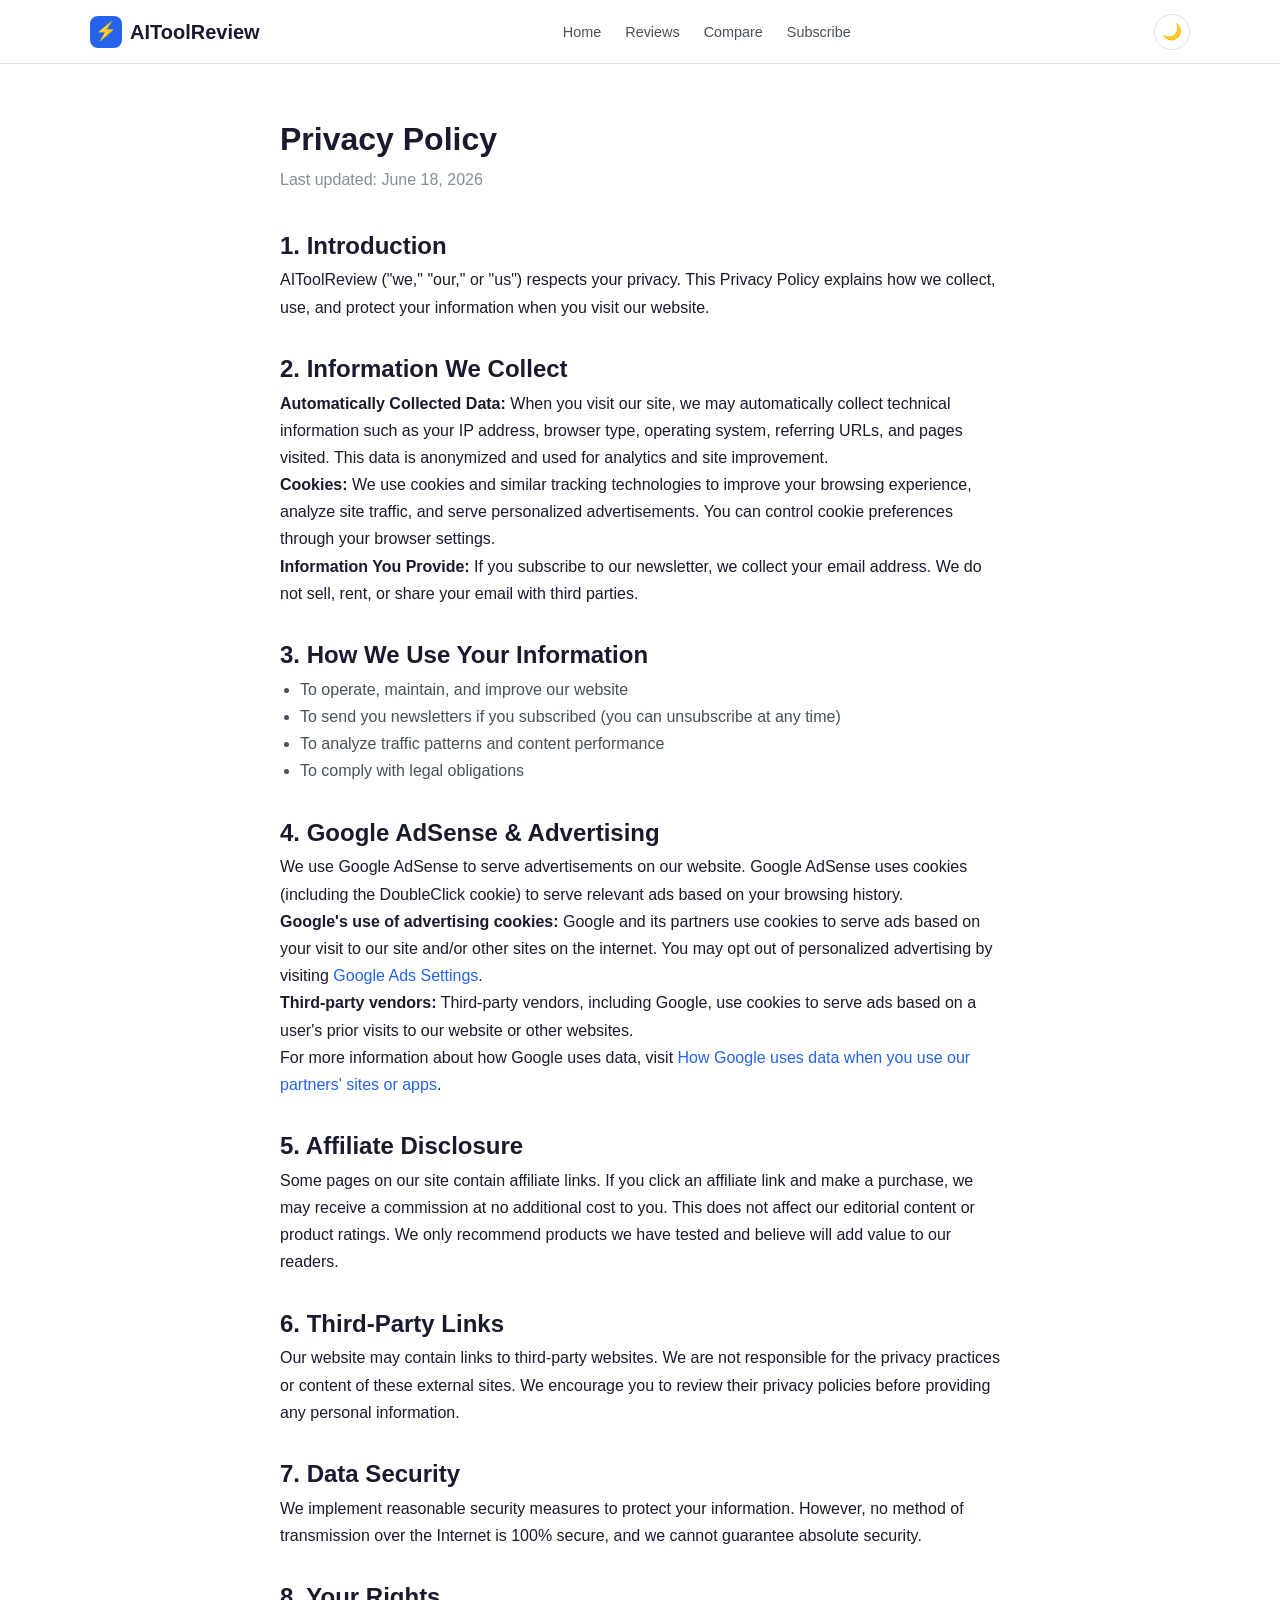
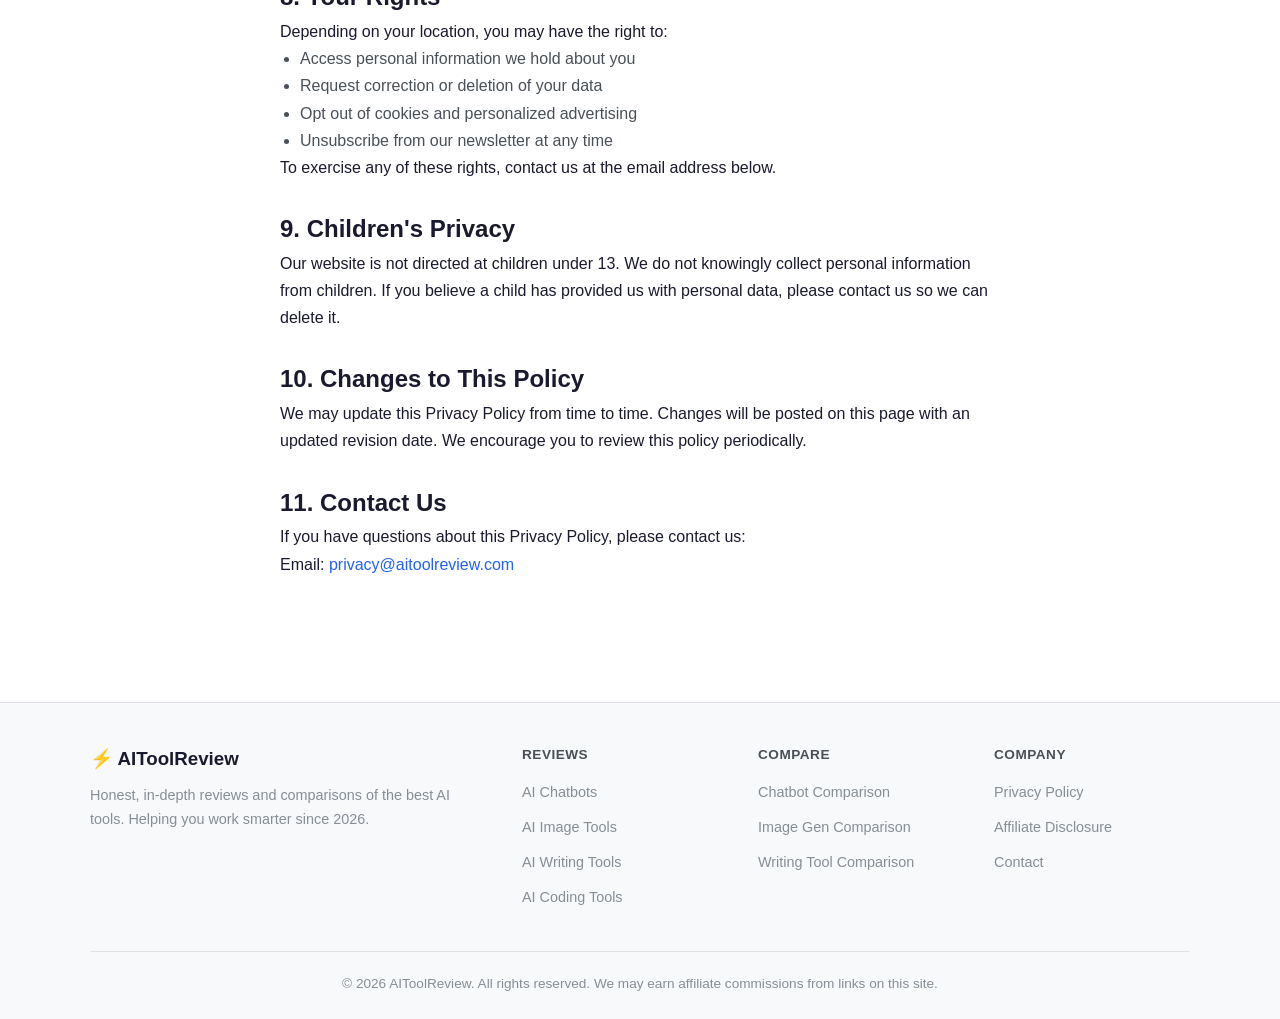
<file: privacy.html>
<!DOCTYPE html>
<html lang="en" data-theme="light">
<head>
  <meta charset="UTF-8">
  <meta name="viewport" content="width=device-width, initial-scale=1.0">
  <title>Privacy Policy | AIToolReview</title>
  <meta name="description" content="AIToolReview privacy policy — how we handle data, cookies, affiliate links, and Google AdSense advertising.">
  <link rel="stylesheet" href="styles.css">
  <script src="adsense-config.js" defer></script>
  <script src="affiliate-config.js" defer></script>
</head>
<body>

<nav class="nav">
  <div class="container">
    <a href="index.html" class="nav-logo"><span class="icon">⚡</span> AIToolReview</a>
    <ul class="nav-links" id="navLinks">
      <li><a href="index.html">Home</a></li>
      <li><a href="review.html">Reviews</a></li>
      <li><a href="compare.html">Compare</a></li>
      <li><a href="index.html#newsletter">Subscribe</a></li>
    </ul>
    <div class="nav-actions">
      <button class="theme-toggle" id="themeToggle" aria-label="Toggle theme">🌙</button>
      <button class="mobile-menu-btn" id="mobileMenuBtn" aria-label="Menu">☰</button>
    </div>
  </div>
</nav>

<main class="container" style="max-width: 760px; margin: 0 auto; padding: 48px 20px;">
  <h1>Privacy Policy</h1>
  <p style="color:var(--text-muted); margin-bottom: 32px;">Last updated: June 18, 2026</p>

  <section style="margin-bottom:28px;">
    <h2>1. Introduction</h2>
    <p>AIToolReview ("we," "our," or "us") respects your privacy. This Privacy Policy explains how we collect, use, and protect your information when you visit our website.</p>
  </section>

  <section style="margin-bottom:28px;">
    <h2>2. Information We Collect</h2>
    <p><strong>Automatically Collected Data:</strong> When you visit our site, we may automatically collect technical information such as your IP address, browser type, operating system, referring URLs, and pages visited. This data is anonymized and used for analytics and site improvement.</p>
    <p><strong>Cookies:</strong> We use cookies and similar tracking technologies to improve your browsing experience, analyze site traffic, and serve personalized advertisements. You can control cookie preferences through your browser settings.</p>
    <p><strong>Information You Provide:</strong> If you subscribe to our newsletter, we collect your email address. We do not sell, rent, or share your email with third parties.</p>
  </section>

  <section style="margin-bottom:28px;">
    <h2>3. How We Use Your Information</h2>
    <ul style="padding-left:20px; color:var(--text-secondary);">
      <li>To operate, maintain, and improve our website</li>
      <li>To send you newsletters if you subscribed (you can unsubscribe at any time)</li>
      <li>To analyze traffic patterns and content performance</li>
      <li>To comply with legal obligations</li>
    </ul>
  </section>

  <section style="margin-bottom:28px;">
    <h2>4. Google AdSense & Advertising</h2>
    <p>We use Google AdSense to serve advertisements on our website. Google AdSense uses cookies (including the DoubleClick cookie) to serve relevant ads based on your browsing history.</p>
    <p><strong>Google's use of advertising cookies:</strong> Google and its partners use cookies to serve ads based on your visit to our site and/or other sites on the internet. You may opt out of personalized advertising by visiting <a href="https://www.google.com/settings/ads" target="_blank">Google Ads Settings</a>.</p>
    <p><strong>Third-party vendors:</strong> Third-party vendors, including Google, use cookies to serve ads based on a user's prior visits to our website or other websites.</p>
    <p>For more information about how Google uses data, visit <a href="https://policies.google.com/technologies/partner-sites" target="_blank">How Google uses data when you use our partners' sites or apps</a>.</p>
  </section>

  <section style="margin-bottom:28px;">
    <h2>5. Affiliate Disclosure</h2>
    <p>Some pages on our site contain affiliate links. If you click an affiliate link and make a purchase, we may receive a commission at no additional cost to you. This does not affect our editorial content or product ratings. We only recommend products we have tested and believe will add value to our readers.</p>
  </section>

  <section style="margin-bottom:28px;">
    <h2>6. Third-Party Links</h2>
    <p>Our website may contain links to third-party websites. We are not responsible for the privacy practices or content of these external sites. We encourage you to review their privacy policies before providing any personal information.</p>
  </section>

  <section style="margin-bottom:28px;">
    <h2>7. Data Security</h2>
    <p>We implement reasonable security measures to protect your information. However, no method of transmission over the Internet is 100% secure, and we cannot guarantee absolute security.</p>
  </section>

  <section style="margin-bottom:28px;">
    <h2>8. Your Rights</h2>
    <p>Depending on your location, you may have the right to:</p>
    <ul style="padding-left:20px; color:var(--text-secondary);">
      <li>Access personal information we hold about you</li>
      <li>Request correction or deletion of your data</li>
      <li>Opt out of cookies and personalized advertising</li>
      <li>Unsubscribe from our newsletter at any time</li>
    </ul>
    <p>To exercise any of these rights, contact us at the email address below.</p>
  </section>

  <section style="margin-bottom:28px;">
    <h2>9. Children's Privacy</h2>
    <p>Our website is not directed at children under 13. We do not knowingly collect personal information from children. If you believe a child has provided us with personal data, please contact us so we can delete it.</p>
  </section>

  <section style="margin-bottom:28px;">
    <h2>10. Changes to This Policy</h2>
    <p>We may update this Privacy Policy from time to time. Changes will be posted on this page with an updated revision date. We encourage you to review this policy periodically.</p>
  </section>

  <section style="margin-bottom:28px;">
    <h2>11. Contact Us</h2>
    <p>If you have questions about this Privacy Policy, please contact us:</p>
    <p>Email: <a href="mailto:privacy@aitoolreview.com">privacy@aitoolreview.com</a></p>
  </section>

</main>

<footer class="footer">
  <div class="container">
    <div class="footer-grid">
      <div class="footer-brand"><h3>⚡ AIToolReview</h3><p>Honest, in-depth reviews and comparisons of the best AI tools. Helping you work smarter since 2026.</p></div>
      <div class="footer-col"><h4>Reviews</h4><ul><li><a href="review.html">AI Chatbots</a></li><li><a href="review.html">AI Image Tools</a></li><li><a href="review.html">AI Writing Tools</a></li><li><a href="review.html">AI Coding Tools</a></li></ul></div>
      <div class="footer-col"><h4>Compare</h4><ul><li><a href="compare.html">Chatbot Comparison</a></li><li><a href="compare.html">Image Gen Comparison</a></li><li><a href="compare.html">Writing Tool Comparison</a></li></ul></div>
      <div class="footer-col"><h4>Company</h4><ul><li><a href="privacy.html">Privacy Policy</a></li><li><a href="#">Affiliate Disclosure</a></li><li><a href="index.html#newsletter">Contact</a></li></ul></div>
    </div>
    <div class="footer-bottom"><p>© 2026 AIToolReview. All rights reserved. We may earn affiliate commissions from links on this site.</p></div>
  </div>
</footer>

<script src="scripts.js"></script>
</body>
</html>
</file>
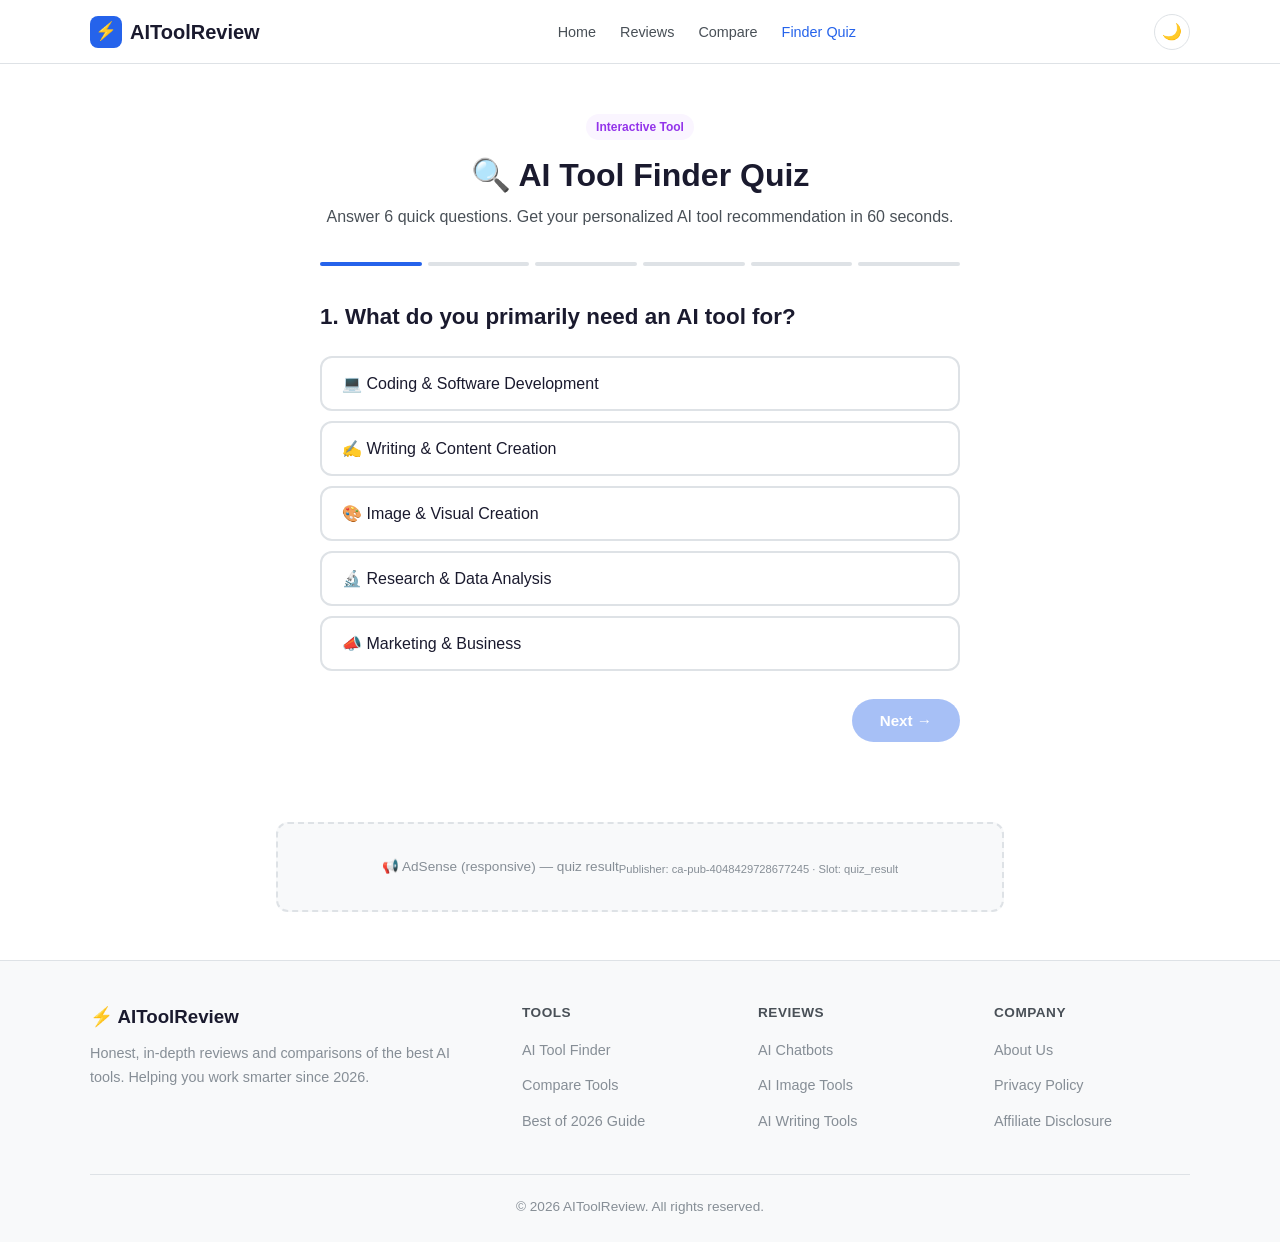
<file: quiz.html>
<!DOCTYPE html>
<html lang="en" data-theme="light">
<head>
  <meta charset="UTF-8">
  <meta name="viewport" content="width=device-width, initial-scale=1.0">
  <title>AI Tool Finder Quiz — Find Your Perfect AI Tool in 60 Seconds | AIToolReview</title>
  <meta name="description" content="Answer 6 quick questions about your workflow and we'll recommend the best AI tools for you. Personalized recommendations backed by 50+ hours of testing.">
  <link rel="stylesheet" href="styles.css">
  <script src="adsense-config.js" defer></script>
  <script src="affiliate-config.js" defer></script>
  <style>
    .quiz-container { max-width: 680px; margin: 0 auto; padding: 48px 20px; }
    .quiz-progress { display: flex; gap: 6px; margin-bottom: 32px; }
    .quiz-progress .dot { flex: 1; height: 4px; border-radius: 2px; background: var(--border); transition: background 0.3s; }
    .quiz-progress .dot.done { background: var(--accent); }
    .quiz-step { display: none; }
    .quiz-step.active { display: block; animation: fadeIn 0.3s ease; }
    @keyframes fadeIn { from { opacity: 0; transform: translateY(8px); } to { opacity: 1; transform: translateY(0); } }
    .quiz-step h3 { font-size: 1.4rem; margin-bottom: 20px; }
    .quiz-options { display: grid; gap: 10px; }
    .quiz-option {
      display: block; width: 100%; text-align: left; padding: 16px 20px;
      border: 2px solid var(--border); border-radius: var(--radius); background: var(--bg);
      font-size: 1rem; cursor: pointer; transition: all 0.15s; color: var(--text); font-family: inherit;
    }
    .quiz-option:hover { border-color: var(--accent); background: var(--accent-light); }
    .quiz-option.selected { border-color: var(--accent); background: var(--accent-light); }
    .quiz-nav { display: flex; justify-content: space-between; margin-top: 28px; }
    .quiz-nav button {
      padding: 12px 28px; border-radius: 50px; border: none; font-weight: 600; font-size: 0.95rem; cursor: pointer;
    }
    .quiz-nav .btn-back { background: var(--bg-secondary); color: var(--text); border: 1px solid var(--border); }
    .quiz-nav .btn-next { background: var(--accent); color: #fff; }
    .quiz-nav .btn-next:disabled { opacity: 0.4; cursor: not-allowed; }

    .result-card {
      background: var(--bg); border: 2px solid var(--accent); border-radius: var(--radius);
      padding: 32px; text-align: center; margin: 24px 0;
    }
    .result-card .tool-emoji { font-size: 4rem; margin-bottom: 12px; }
    .result-card .tool-name-rec { font-size: 1.8rem; font-weight: 800; color: var(--accent); }
    .result-card .why { color: var(--text-secondary); margin: 12px 0; }
    .alt-results { margin: 24px 0; }
    .alt-result-item { display: flex; align-items: center; gap: 12px; padding: 14px 16px; border: 1px solid var(--border); border-radius: var(--radius-sm); margin-bottom: 8px; background: var(--bg); }
    .alt-result-item .alt-emoji { font-size: 2rem; }
    .alt-result-item .alt-info { flex: 1; }
    .alt-result-item .alt-name { font-weight: 700; }
    .alt-result-item .alt-why { font-size: 0.85rem; color: var(--text-secondary); }
  </style>
</head>
<body>

<nav class="nav">
  <div class="container">
    <a href="index.html" class="nav-logo"><span class="icon">⚡</span> AIToolReview</a>
    <ul class="nav-links" id="navLinks">
      <li><a href="index.html">Home</a></li>
      <li><a href="article.html?id=claude-vs-chatgpt-2026">Reviews</a></li>
      <li><a href="compare.html">Compare</a></li>
      <li><a href="quiz.html" class="active">Finder Quiz</a></li>
    </ul>
    <div class="nav-actions">
      <button class="theme-toggle" id="themeToggle" aria-label="Toggle theme">🌙</button>
      <button class="mobile-menu-btn" id="mobileMenuBtn" aria-label="Menu">☰</button>
    </div>
  </div>
</nav>

<main>
  <div class="quiz-container">
    <div style="text-align:center;margin-bottom:32px;">
      <span class="card-tag tool" style="display:inline-block;margin-bottom:8px;">Interactive Tool</span>
      <h1>🔍 AI Tool Finder Quiz</h1>
      <p style="color:var(--text-secondary);">Answer 6 quick questions. Get your personalized AI tool recommendation in 60 seconds.</p>
    </div>

    <div class="quiz-progress" id="progressBar"></div>

    <form id="quizForm" onsubmit="return false;">
      <!-- Q1 -->
      <div class="quiz-step active" data-step="1">
        <h3>1. What do you primarily need an AI tool for?</h3>
        <div class="quiz-options">
          <button type="button" class="quiz-option" data-value="coding">💻 Coding & Software Development</button>
          <button type="button" class="quiz-option" data-value="writing">✍️ Writing & Content Creation</button>
          <button type="button" class="quiz-option" data-value="image">🎨 Image & Visual Creation</button>
          <button type="button" class="quiz-option" data-value="research">🔬 Research & Data Analysis</button>
          <button type="button" class="quiz-option" data-value="marketing">📣 Marketing & Business</button>
        </div>
      </div>

      <!-- Q2 -->
      <div class="quiz-step" data-step="2">
        <h3>2. What's your monthly budget?</h3>
        <div class="quiz-options">
          <button type="button" class="quiz-option" data-value="free">🆓 Free — I want open-source or free-tier tools</button>
          <button type="button" class="quiz-option" data-value="budget">💰 Budget ($5–$20/month)</button>
          <button type="button" class="quiz-option" data-value="mid">💳 Mid-range ($20–$50/month)</button>
          <button type="button" class="quiz-option" data-value="premium">🏢 Premium — No budget limit for the best</button>
        </div>
      </div>

      <!-- Q3 -->
      <div class="quiz-step" data-step="3">
        <h3>3. How technical are you?</h3>
        <div class="quiz-options">
          <button type="button" class="quiz-option" data-value="beginner">🌱 Beginner — I need something intuitive and easy</button>
          <button type="button" class="quiz-option" data-value="intermediate">🌿 Intermediate — Comfortable with some learning curve</button>
          <button type="button" class="quiz-option" data-value="advanced">🌳 Advanced — I can handle complex tools & APIs</button>
        </div>
      </div>

      <!-- Q4 -->
      <div class="quiz-step" data-step="4">
        <h3>4. Do you need team collaboration features?</h3>
        <div class="quiz-options">
          <button type="button" class="quiz-option" data-value="solo">👤 Solo — It's just me</button>
          <button type="button" class="quiz-option" data-value="smallteam">👥 Small team (2–10 people)</button>
          <button type="button" class="quiz-option" data-value="largeteam">🏢 Large team / Enterprise (10+)</button>
        </div>
      </div>

      <!-- Q5 -->
      <div class="quiz-step" data-step="5">
        <h3>5. What's most important to you?</h3>
        <div class="quiz-options">
          <button type="button" class="quiz-option" data-value="quality">🏆 Output Quality — I need the best results possible</button>
          <button type="button" class="quiz-option" data-value="speed">⚡ Speed — I need fast, good-enough results</button>
          <button type="button" class="quiz-option" data-value="ease">😊 Ease of Use — Simple and friction-free</button>
          <button type="button" class="quiz-option" data-value="value">💸 Value for Money — Best bang for the buck</button>
        </div>
      </div>

      <!-- Q6 -->
      <div class="quiz-step" data-step="6">
        <h3>6. Which best describes your ideal tool?</h3>
        <div class="quiz-options">
          <button type="button" class="quiz-option" data-value="allinone">🔧 All-in-one platform — I want one tool that does everything</button>
          <button type="button" class="quiz-option" data-value="specialized">🎯 Specialized — I want the best tool for one specific task</button>
          <button type="button" class="quiz-option" data-value="ecosystem">🔗 Ecosystem player — I want it to integrate with my existing tools</button>
        </div>
      </div>

      <!-- Navigation -->
      <div class="quiz-nav">
        <button type="button" class="btn-back" id="btnBack" style="visibility:hidden;">← Back</button>
        <button type="button" class="btn-next" id="btnNext" disabled>Next →</button>
      </div>
    </form>

    <!-- Results -->
    <div id="quizResult" style="display:none;"></div>
  </div>
</main>

<!-- Ad -->
<div class="container">
  <div class="ad-placeholder in-content" data-ad="quiz-result"></div>
</div>

<footer class="footer">
  <div class="container">
    <div class="footer-grid">
      <div class="footer-brand"><h3>⚡ AIToolReview</h3><p>Honest, in-depth reviews and comparisons of the best AI tools. Helping you work smarter since 2026.</p></div>
      <div class="footer-col"><h4>Tools</h4><ul><li><a href="quiz.html">AI Tool Finder</a></li><li><a href="compare.html">Compare Tools</a></li><li><a href="guide.html">Best of 2026 Guide</a></li></ul></div>
      <div class="footer-col"><h4>Reviews</h4><ul><li><a href="article.html?id=claude-vs-chatgpt-2026">AI Chatbots</a></li><li><a href="article.html?id=midjourney-v7-review">AI Image Tools</a></li><li><a href="article.html?id=jasper-ai-review">AI Writing Tools</a></li></ul></div>
      <div class="footer-col"><h4>Company</h4><ul><li><a href="#">About Us</a></li><li><a href="privacy.html">Privacy Policy</a></li><li><a href="#">Affiliate Disclosure</a></li></ul></div>
    </div>
    <div class="footer-bottom"><p>© 2026 AIToolReview. All rights reserved.</p></div>
  </div>
</footer>

<script>
// Quiz logic
(() => {
  let currentStep = 1;
  const totalSteps = 6;
  const answers = {};

  const steps = document.querySelectorAll('.quiz-step');
  const dots = document.getElementById('progressBar');
  const btnBack = document.getElementById('btnBack');
  const btnNext = document.getElementById('btnNext');
  const resultEl = document.getElementById('quizResult');

  // Build progress dots
  for (let i = 1; i <= totalSteps; i++) {
    const dot = document.createElement('div');
    dot.className = 'dot' + (i === 1 ? ' done' : '');
    dot.dataset.step = i;
    dots.appendChild(dot);
  }

  // Option click
  document.querySelectorAll('.quiz-option').forEach(btn => {
    btn.addEventListener('click', () => {
      const step = btn.closest('.quiz-step');
      step.querySelectorAll('.quiz-option').forEach(b => b.classList.remove('selected'));
      btn.classList.add('selected');
      answers[currentStep] = btn.dataset.value;
      btnNext.disabled = false;
    });
  });

  // Next
  btnNext.addEventListener('click', () => {
    if (currentStep < totalSteps) {
      steps[currentStep - 1].classList.remove('active');
      currentStep++;
      steps[currentStep - 1].classList.add('active');
      updateNav();
    } else {
      showResult();
    }
  });

  // Back
  btnBack.addEventListener('click', () => {
    if (currentStep > 1) {
      steps[currentStep - 1].classList.remove('active');
      currentStep--;
      steps[currentStep - 1].classList.add('active');
      updateNav();
    }
  });

  function updateNav() {
    btnBack.style.visibility = currentStep === 1 ? 'hidden' : 'visible';
    btnNext.textContent = currentStep === totalSteps ? 'Show My Results ✨' : 'Next →';
    btnNext.disabled = !answers[currentStep];

    document.querySelectorAll('#progressBar .dot').forEach((d, i) => {
      d.classList.toggle('done', i < currentStep);
    });

    if (currentStep === totalSteps) {
      const selected = steps[totalSteps - 1].querySelector('.quiz-option.selected');
      if (selected) btnNext.disabled = false;
    }
  }

  // Scoring engine
  const allTools = [
    { id: 'claude', name: 'Claude', emoji: '🧠', url: 'https://claude.ai', desc: 'Starts at $20/mo', score: 0, why: '' },
    { id: 'chatgpt', name: 'ChatGPT', emoji: '🤖', url: 'https://chatgpt.com', desc: 'Starts at $20/mo', score: 0, why: '' },
    { id: 'midjourney', name: 'Midjourney V7', emoji: '🎨', url: 'https://midjourney.com', desc: 'Starts at $10/mo', score: 0, why: '' },
    { id: 'jasper', name: 'Jasper AI', emoji: '✍️', url: 'https://jasper.ai', desc: 'Starts at $49/mo', score: 0, why: '' },
    { id: 'perplexity', name: 'Perplexity AI', emoji: '🔍', url: 'https://perplexity.ai', desc: 'Starts at $20/mo', score: 0, why: '' },
    { id: 'writesonic', name: 'Writesonic', emoji: '📝', url: 'https://writesonic.com', desc: 'Starts at $20/mo', score: 0, why: '' },
    { id: 'notionai', name: 'Notion AI', emoji: '📋', url: 'https://notion.so', desc: 'Starts at $10/mo', score: 0, why: '' },
    { id: 'stable', name: 'Stable Diffusion', emoji: '🖼️', url: 'https://stability.ai', desc: 'Free / Open Source', score: 0, why: '' },
    { id: 'gemini', name: 'Google Gemini', emoji: '🌐', url: 'https://gemini.google.com', desc: 'Starts at $19.99/mo', score: 0, why: '' },
    { id: 'copilot', name: 'GitHub Copilot', emoji: '⌨️', url: 'https://github.com/features/copilot', desc: 'Starts at $10/mo', score: 0, why: '' },
  ];

  const rules = {
    // Q1: use case
    'coding':       { claude: 10, copilot: 9, chatgpt: 6, gemini: 5 },
    'writing':      { jasper: 9, writesonic: 8, chatgpt: 7, claude: 6 },
    'image':        { midjourney: 12, stable: 8, chatgpt: 5 },
    'research':     { perplexity: 10, claude: 9, chatgpt: 7 },
    'marketing':    { jasper: 10, writesonic: 8, chatgpt: 7 },
    // Q2: budget
    'free':         { stable: 10, chatgpt: 6, gemini: 6, perplexity: 5, copilot: 5 },
    'budget':       { writesonic: 7, chatgpt: 7, claude: 7, midjourney: 7, perplexity: 6 },
    'mid':          { claude: 6, chatgpt: 6, jasper: 5, gemini: 5, perplexity: 5 },
    'premium':      { jasper: 8, claude: 7, chatgpt: 6, midjourney: 6 },
    // Q3: technical level
    'beginner':     { chatgpt: 8, perplexity: 7, gemini: 7, notionai: 6 },
    'intermediate': { claude: 6, writesonic: 5, jasper: 5, midjourney: 5 },
    'advanced':     { claude: 10, stable: 8, copilot: 8, midjourney: 6 },
    // Q4: team size
    'solo':         { claude: 5, chatgpt: 5, midjourney: 5, perplexity: 5 },
    'smallteam':    { jasper: 8, notionai: 7, writesonic: 6, gemini: 6 },
    'largeteam':    { jasper: 10, notionai: 8, gemini: 7 },
    // Q5: priority
    'quality':      { midjourney: 10, claude: 9, copilot: 7 },
    'speed':        { chatgpt: 8, writesonic: 7, perplexity: 6 },
    'ease':         { chatgpt: 9, notionai: 8, gemini: 7, perplexity: 6 },
    'value':        { stable: 10, copilot: 8, writesonic: 7, chatgpt: 6 },
    // Q6: tool type
    'allinone':     { chatgpt: 9, claude: 8, notionai: 7 },
    'specialized':  { midjourney: 9, copilot: 8, perplexity: 7, stable: 7 },
    'ecosystem':    { gemini: 9, notionai: 8, copilot: 7 },
  };

  function showResult() {
    // Score all tools
    const scored = allTools.map(t => ({ ...t }));
    Object.values(answers).forEach(val => {
      const weights = rules[val] || {};
      Object.entries(weights).forEach(([id, pts]) => {
        const tool = scored.find(t => t.id === id);
        if (tool) tool.score += pts;
      });
    });

    scored.sort((a, b) => b.score - a.scorescore);

    // Hide quiz, show result
    document.getElementById('quizForm').style.display = 'none';
    dots.style.display = 'none';

    const top = scored[0];
    const runnerUp = scored[1];
    const runnerUp2 = scored[2];

    resultEl.style.display = 'block';
    resultEl.innerHTML = `
      <div class="result-card">
        <div class="tool-emoji">${top.emoji}</div>
        <div style="font-size:0.85rem;color:var(--text-muted);margin-bottom:4px;">Your Best Match</div>
        <div class="tool-name-rec">${top.name}</div>
        <p class="why">Based on your answers, ${top.name} is the best fit for your workflow.</p>
        <a href="${top.url}" target="_blank" rel="nofollow sponsored" style="display:inline-block;background:var(--accent);color:#fff;padding:12px 32px;border-radius:50px;font-weight:700;font-size:1rem;text-decoration:none;">Try ${top.name} →</a>
        <p style="font-size:0.8rem;color:var(--text-muted);margin-top:8px;">${top.desc}</p>
      </div>

      <h4 style="margin-bottom:12px;">🏅 Other Great Options for You</h4>
      <div class="alt-results">
        <div class="alt-result-item">
          <span class="alt-emoji">${runnerUp.emoji}</span>
          <div class="alt-info">
            <div class="alt-name">${runnerUp.name}</div>
            <div class="alt-why">${runnerUp.desc} — Strong alternative based on your preferences</div>
          </div>
          <a href="${runnerUp.url}" target="_blank" rel="nofollow sponsored" style="background:var(--accent);color:#fff;padding:6px 14px;border-radius:6px;font-weight:600;font-size:0.85rem;text-decoration:none;">Visit</a>
        </div>
        <div class="alt-result-item">
          <span class="alt-emoji">${runnerUp2.emoji}</span>
          <div class="alt-info">
            <div class="alt-name">${runnerUp2.name}</div>
            <div class="alt-why">${runnerUp2.desc} — Worth considering for specific use cases</div>
          </div>
          <a href="${runnerUp2.url}" target="_blank" rel="nofollow sponsored" style="background:var(--accent);color:#fff;padding:6px 14px;border-radius:6px;font-weight:600;font-size:0.85rem;text-decoration:none;">Visit</a>
        </div>
      </div>

      <div style="text-align:center;margin:24px 0;">
        <button onclick="location.reload()" style="padding:10px 24px;border-radius:50px;border:1px solid var(--border);background:var(--bg);color:var(--text);font-size:0.9rem;cursor:pointer;">🔄 Retake Quiz</button>
        <a href="compare.html" style="margin-left:10px;padding:10px 24px;border-radius:50px;border:1px solid var(--border);background:var(--bg);color:var(--text);font-size:0.9rem;text-decoration:none;">⚖️ Compare All Tools</a>
      </div>
    `;
  }

  updateNav();
})();

// Theme + mobile menu
(() => {
  const saved = localStorage.getItem('theme');
  if (saved) document.documentElement.setAttribute('data-theme', saved);
  const btn = document.getElementById('themeToggle');
  if (btn) {
    const current = document.documentElement.getAttribute('data-theme');
    btn.textContent = current === 'dark' ? '☀️' : '🌙';
    btn.addEventListener('click', () => {
      const c = document.documentElement.getAttribute('data-theme');
      const n = c === 'dark' ? 'light' : 'dark';
      document.documentElement.setAttribute('data-theme', n);
      localStorage.setItem('theme', n);
      btn.textContent = n === 'dark' ? '☀️' : '🌙';
    });
  }
  const mb = document.getElementById('mobileMenuBtn');
  const nav = document.getElementById('navLinks');
  if (mb && nav) mb.addEventListener('click', () => nav.classList.toggle('open'));
})();
</script>
</body>
</html>
</file>
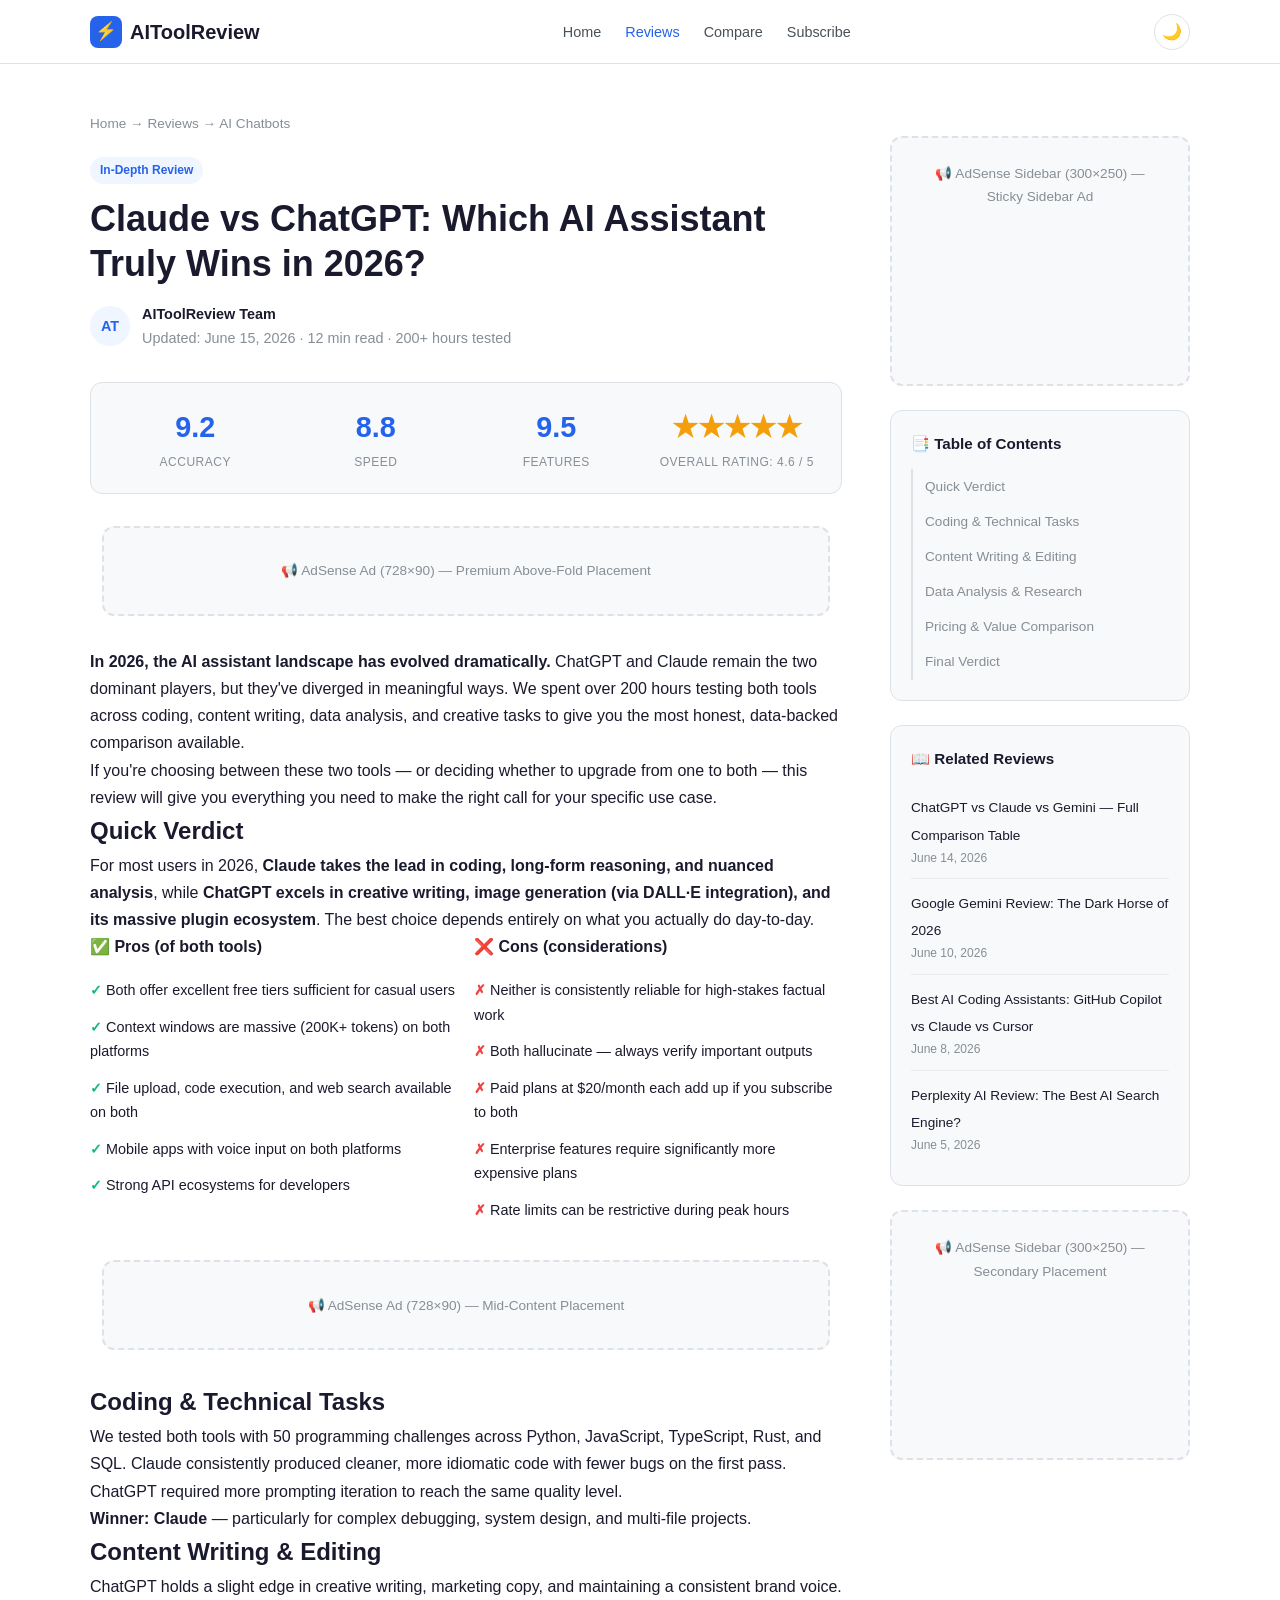
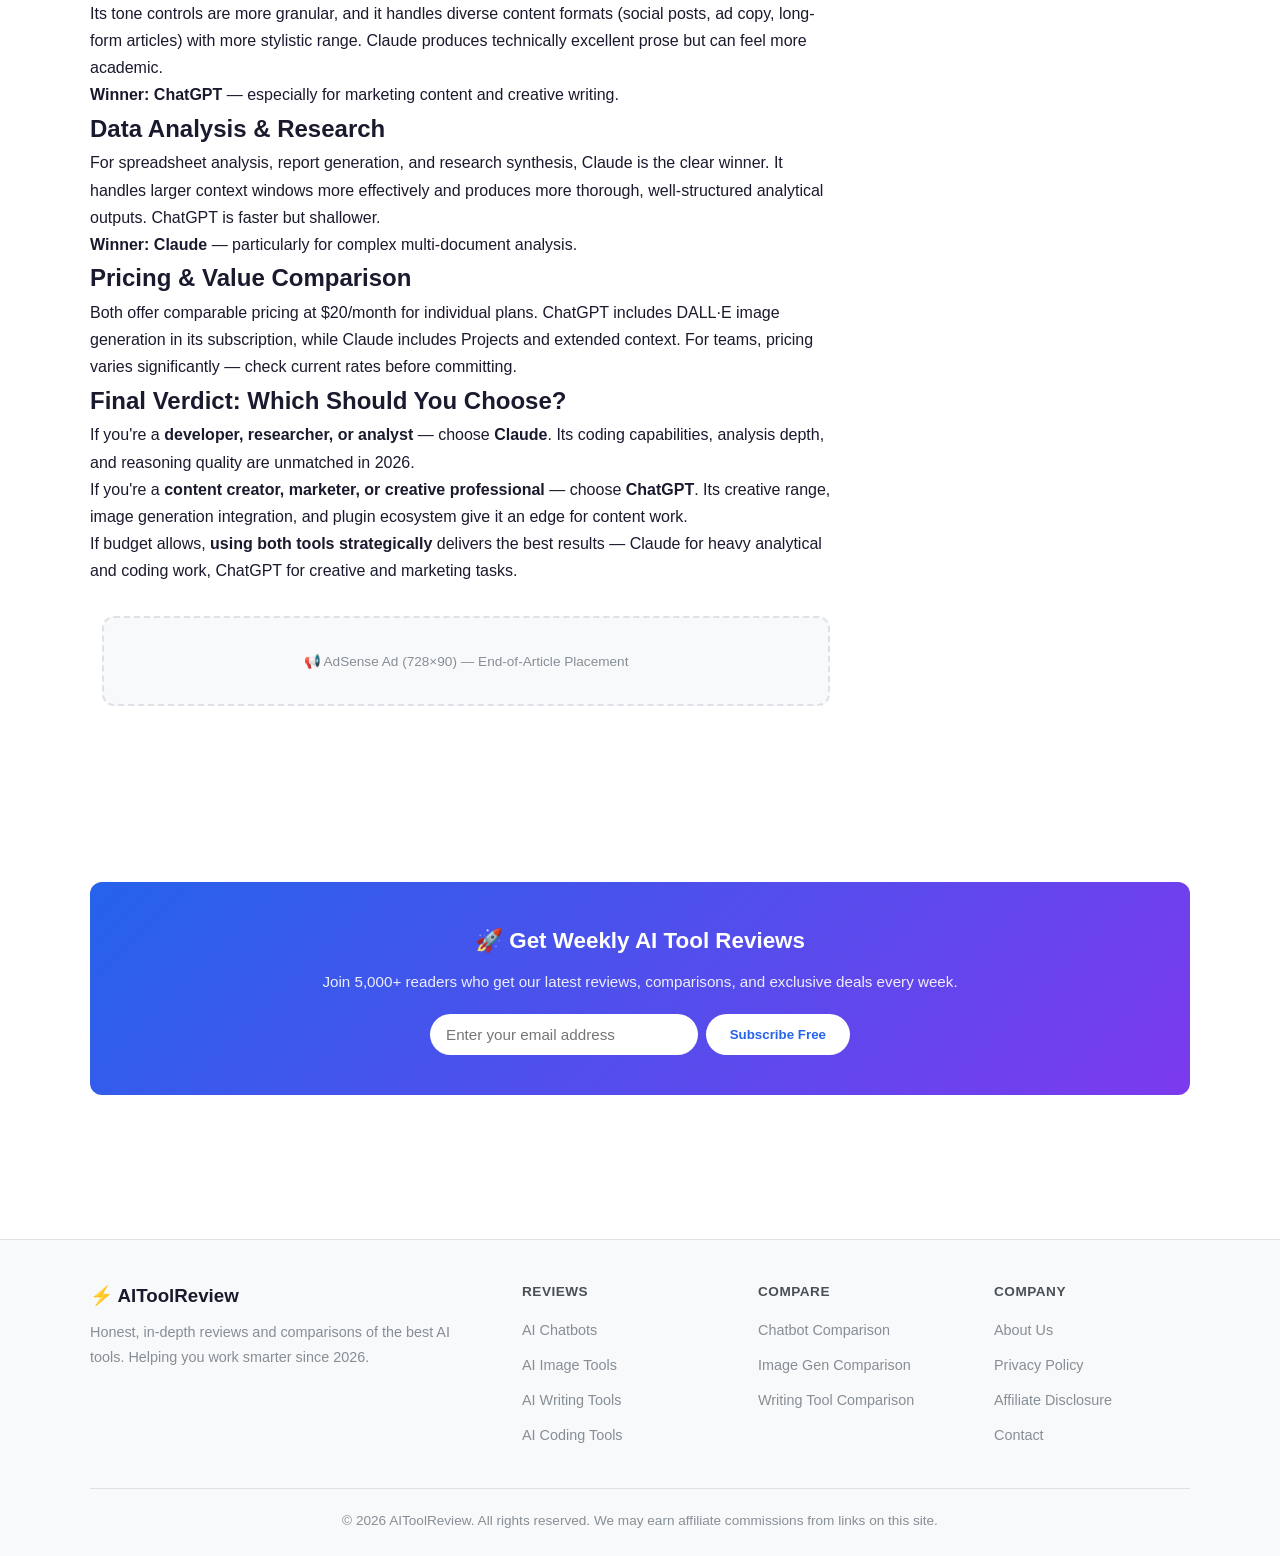
<file: review.html>
<!DOCTYPE html>
<html lang="en" data-theme="light">
<head>
  <meta charset="UTF-8">
  <meta name="viewport" content="width=device-width, initial-scale=1.0">
  <title>Claude vs ChatGPT: Which AI Assistant Wins in 2026? | AIToolReview</title>
  <meta name="description" content="After 200+ hours of side-by-side testing across coding, writing, and analysis tasks, here's our definitive verdict on ChatGPT and Claude in 2026. Ratings, pros/cons, pricing compared.">
  <link rel="stylesheet" href="styles.css">
</head>
<body>

<!-- Navigation -->
<nav class="nav">
  <div class="container">
    <a href="index.html" class="nav-logo">
      <span class="icon">⚡</span> AIToolReview
    </a>
    <ul class="nav-links" id="navLinks">
      <li><a href="index.html">Home</a></li>
      <li><a href="review.html" class="active">Reviews</a></li>
      <li><a href="compare.html">Compare</a></li>
      <li><a href="index.html#newsletter">Subscribe</a></li>
    </ul>
    <div class="nav-actions">
      <button class="theme-toggle" id="themeToggle" aria-label="Toggle theme">🌙</button>
      <button class="mobile-menu-btn" id="mobileMenuBtn" aria-label="Menu">☰</button>
    </div>
  </div>
</nav>

<main class="container">
  <div class="article-layout">
    <!-- Main Content -->
    <article class="article-main">
      <div class="breadcrumb">
        <a href="index.html">Home</a> → <a href="review.html">Reviews</a> → AI Chatbots
      </div>

      <span class="card-tag review">In-Depth Review</span>
      <h1>Claude vs ChatGPT: Which AI Assistant Truly Wins in 2026?</h1>

      <div class="article-byline">
        <div class="avatar">AT</div>
        <div>
          <span class="name">AIToolReview Team</span><br>
          <span>Updated: June 15, 2026 · 12 min read · 200+ hours tested</span>
        </div>
      </div>

      <!-- Score Card -->
      <div class="score-card">
        <div class="score-item">
          <div class="score-value">9.2</div>
          <div class="score-label">Accuracy</div>
        </div>
        <div class="score-item">
          <div class="score-value">8.8</div>
          <div class="score-label">Speed</div>
        </div>
        <div class="score-item">
          <div class="score-value">9.5</div>
          <div class="score-label">Features</div>
        </div>
        <div class="score-item score-overall">
          <div class="score-value">★★★★★</div>
          <div class="score-label">Overall Rating: 4.6 / 5</div>
        </div>
      </div>

      <!-- Ad: Above Fold In-Content -->
      <div class="ad-placeholder in-content">
        <span>📢 AdSense Ad (728×90) — Premium Above-Fold Placement</span>
      </div>

      <p><strong>In 2026, the AI assistant landscape has evolved dramatically.</strong> ChatGPT and Claude remain the two dominant players, but they've diverged in meaningful ways. We spent over 200 hours testing both tools across coding, content writing, data analysis, and creative tasks to give you the most honest, data-backed comparison available.</p>

      <p>If you're choosing between these two tools — or deciding whether to upgrade from one to both — this review will give you everything you need to make the right call for your specific use case.</p>

      <h2 id="quick-summary">Quick Verdict</h2>
      <p>For most users in 2026, <strong>Claude takes the lead in coding, long-form reasoning, and nuanced analysis</strong>, while <strong>ChatGPT excels in creative writing, image generation (via DALL·E integration), and its massive plugin ecosystem</strong>. The best choice depends entirely on what you actually do day-to-day.</p>

      <div class="pros-cons">
        <div class="pros">
          <h4>✅ Pros (of both tools)</h4>
          <ul>
            <li>Both offer excellent free tiers sufficient for casual users</li>
            <li>Context windows are massive (200K+ tokens) on both platforms</li>
            <li>File upload, code execution, and web search available on both</li>
            <li>Mobile apps with voice input on both platforms</li>
            <li>Strong API ecosystems for developers</li>
          </ul>
        </div>
        <div class="cons">
          <h4>❌ Cons (considerations)</h4>
          <ul>
            <li>Neither is consistently reliable for high-stakes factual work</li>
            <li>Both hallucinate — always verify important outputs</li>
            <li>Paid plans at $20/month each add up if you subscribe to both</li>
            <li>Enterprise features require significantly more expensive plans</li>
            <li>Rate limits can be restrictive during peak hours</li>
          </ul>
        </div>
      </div>

      <!-- Ad: Mid-Content -->
      <div class="ad-placeholder in-content">
        <span>📢 AdSense Ad (728×90) — Mid-Content Placement</span>
      </div>

      <h2 id="coding">Coding & Technical Tasks</h2>
      <p>We tested both tools with 50 programming challenges across Python, JavaScript, TypeScript, Rust, and SQL. Claude consistently produced cleaner, more idiomatic code with fewer bugs on the first pass. ChatGPT required more prompting iteration to reach the same quality level.</p>
      <p><strong>Winner: Claude</strong> — particularly for complex debugging, system design, and multi-file projects.</p>

      <h2 id="writing">Content Writing & Editing</h2>
      <p>ChatGPT holds a slight edge in creative writing, marketing copy, and maintaining a consistent brand voice. Its tone controls are more granular, and it handles diverse content formats (social posts, ad copy, long-form articles) with more stylistic range. Claude produces technically excellent prose but can feel more academic.</p>
      <p><strong>Winner: ChatGPT</strong> — especially for marketing content and creative writing.</p>

      <h2 id="analysis">Data Analysis & Research</h2>
      <p>For spreadsheet analysis, report generation, and research synthesis, Claude is the clear winner. It handles larger context windows more effectively and produces more thorough, well-structured analytical outputs. ChatGPT is faster but shallower.</p>
      <p><strong>Winner: Claude</strong> — particularly for complex multi-document analysis.</p>

      <h2 id="value">Pricing & Value Comparison</h2>
      <p>Both offer comparable pricing at $20/month for individual plans. ChatGPT includes DALL·E image generation in its subscription, while Claude includes Projects and extended context. For teams, pricing varies significantly — check current rates before committing.</p>

      <h2 id="verdict">Final Verdict: Which Should You Choose?</h2>
      <p>If you're a <strong>developer, researcher, or analyst</strong> — choose <strong>Claude</strong>. Its coding capabilities, analysis depth, and reasoning quality are unmatched in 2026.</p>
      <p>If you're a <strong>content creator, marketer, or creative professional</strong> — choose <strong>ChatGPT</strong>. Its creative range, image generation integration, and plugin ecosystem give it an edge for content work.</p>
      <p>If budget allows, <strong>using both tools strategically</strong> delivers the best results — Claude for heavy analytical and coding work, ChatGPT for creative and marketing tasks.</p>

      <!-- Ad: End of Content -->
      <div class="ad-placeholder in-content">
        <span>📢 AdSense Ad (728×90) — End-of-Article Placement</span>
      </div>
    </article>

    <!-- Sidebar -->
    <aside class="sidebar">

      <!-- Sidebar Ad -->
      <div class="ad-placeholder sidebar">
        <span>📢 AdSense Sidebar (300×250) — Sticky Sidebar Ad</span>
      </div>

      <!-- Table of Contents -->
      <div class="toc sidebar-card">
        <h4>📑 Table of Contents</h4>
        <a href="#quick-summary">Quick Verdict</a>
        <a href="#coding">Coding & Technical Tasks</a>
        <a href="#writing">Content Writing & Editing</a>
        <a href="#analysis">Data Analysis & Research</a>
        <a href="#value">Pricing & Value Comparison</a>
        <a href="#verdict">Final Verdict</a>
      </div>

      <!-- Related Posts -->
      <div class="sidebar-card">
        <h4>📖 Related Reviews</h4>
        <div class="related-post">
          <div>
            <a href="compare.html">ChatGPT vs Claude vs Gemini — Full Comparison Table</a>
            <span class="date">June 14, 2026</span>
          </div>
        </div>
        <div class="related-post">
          <div>
            <a href="#">Google Gemini Review: The Dark Horse of 2026</a>
            <span class="date">June 10, 2026</span>
          </div>
        </div>
        <div class="related-post">
          <div>
            <a href="#">Best AI Coding Assistants: GitHub Copilot vs Claude vs Cursor</a>
            <span class="date">June 8, 2026</span>
          </div>
        </div>
        <div class="related-post">
          <div>
            <a href="#">Perplexity AI Review: The Best AI Search Engine?</a>
            <span class="date">June 5, 2026</span>
          </div>
        </div>
      </div>

      <!-- Second Sidebar Ad -->
      <div class="ad-placeholder sidebar">
        <span>📢 AdSense Sidebar (300×250) — Secondary Placement</span>
      </div>
    </aside>
  </div>
</main>

<!-- Newsletter CTA -->
<section class="section">
  <div class="container">
    <div class="newsletter-cta">
      <h3>🚀 Get Weekly AI Tool Reviews</h3>
      <p>Join 5,000+ readers who get our latest reviews, comparisons, and exclusive deals every week.</p>
      <div class="input-group">
        <input type="email" placeholder="Enter your email address">
        <button>Subscribe Free</button>
      </div>
    </div>
  </div>
</section>

<!-- Footer -->
<footer class="footer">
  <div class="container">
    <div class="footer-grid">
      <div class="footer-brand">
        <h3>⚡ AIToolReview</h3>
        <p>Honest, in-depth reviews and comparisons of the best AI tools. Helping you work smarter since 2026.</p>
      </div>
      <div class="footer-col">
        <h4>Reviews</h4>
        <ul>
          <li><a href="review.html">AI Chatbots</a></li>
          <li><a href="review.html">AI Image Tools</a></li>
          <li><a href="review.html">AI Writing Tools</a></li>
          <li><a href="review.html">AI Coding Tools</a></li>
        </ul>
      </div>
      <div class="footer-col">
        <h4>Compare</h4>
        <ul>
          <li><a href="compare.html">Chatbot Comparison</a></li>
          <li><a href="compare.html">Image Gen Comparison</a></li>
          <li><a href="compare.html">Writing Tool Comparison</a></li>
        </ul>
      </div>
      <div class="footer-col">
        <h4>Company</h4>
        <ul>
          <li><a href="#">About Us</a></li>
          <li><a href="privacy.html">Privacy Policy</a></li>
          <li><a href="#">Affiliate Disclosure</a></li>
          <li><a href="index.html#newsletter">Contact</a></li>
        </ul>
      </div>
    </div>
    <div class="footer-bottom">
      <p>© 2026 AIToolReview. All rights reserved. We may earn affiliate commissions from links on this site.</p>
    </div>
  </div>
</footer>

<script src="scripts.js"></script>
</body>
</html>
</file>
<file: styles.css>
/* ===================================================
   AIToolReview - AI Tool Review & Comparison Site
   Design: Clean, Light Modern, Professional
   =================================================== */

:root {
  --bg: #ffffff;
  --bg-secondary: #f8f9fa;
  --bg-tertiary: #f1f3f5;
  --text: #1a1a2e;
  --text-secondary: #495057;
  --text-muted: #868e96;
  --border: #dee2e6;
  --border-light: #e9ecef;
  --accent: #2563eb;
  --accent-hover: #1d4ed8;
  --accent-light: #eff6ff;
  --star: #f59e0b;
  --success: #10b981;
  --danger: #ef4444;
  --card-shadow: 0 1px 3px rgba(0,0,0,0.08), 0 1px 2px rgba(0,0,0,0.06);
  --card-shadow-hover: 0 4px 12px rgba(0,0,0,0.1);
  --radius: 12px;
  --radius-sm: 8px;
  --max-width: 1140px;
  --nav-height: 64px;
}

[data-theme="dark"] {
  --bg: #111827;
  --bg-secondary: #1f2937;
  --bg-tertiary: #374151;
  --text: #f3f4f6;
  --text-secondary: #d1d5db;
  --text-muted: #9ca3af;
  --border: #374151;
  --border-light: #1f2937;
  --accent-light: #1e3a5f;
  --card-shadow: 0 1px 3px rgba(0,0,0,0.3);
  --card-shadow-hover: 0 4px 12px rgba(0,0,0,0.4);
}

/* Reset & Base */
*, *::before, *::after { box-sizing: border-box; margin: 0; padding: 0; }

html { scroll-behavior: smooth; }

body {
  font-family: -apple-system, BlinkMacSystemFont, 'Segoe UI', Roboto, 'Helvetica Neue', Arial, sans-serif;
  background: var(--bg);
  color: var(--text);
  line-height: 1.7;
  -webkit-font-smoothing: antialiased;
}

a { color: var(--accent); text-decoration: none; }
a:hover { text-decoration: underline; }
img { max-width: 100%; height: auto; }

/* Container */
.container { max-width: var(--max-width); margin: 0 auto; padding: 0 20px; }

/* ===================================================
   Navigation
   =================================================== */
.nav {
  position: sticky; top: 0; z-index: 100;
  background: var(--bg); border-bottom: 1px solid var(--border);
  height: var(--nav-height); display: flex; align-items: center;
  backdrop-filter: blur(8px);
}
.nav .container { display: flex; justify-content: space-between; align-items: center; width: 100%; }
.nav-logo { font-size: 1.25rem; font-weight: 700; color: var(--text); display: flex; align-items: center; gap: 8px; }
.nav-logo .icon { width: 32px; height: 32px; background: var(--accent); border-radius: 8px; display: flex; align-items: center; justify-content: center; color: #fff; font-size: 1.1rem; }
.nav-links { display: flex; gap: 24px; align-items: center; list-style: none; }
.nav-links a { color: var(--text-secondary); font-weight: 500; font-size: 0.9rem; transition: color 0.2s; }
.nav-links a:hover, .nav-links a.active { color: var(--accent); text-decoration: none; }
.nav-actions { display: flex; align-items: center; gap: 12px; }
.theme-toggle {
  width: 36px; height: 36px; border-radius: 50%; border: 1px solid var(--border);
  background: var(--bg); cursor: pointer; display: flex; align-items: center; justify-content: center;
  font-size: 1rem; transition: all 0.2s; color: var(--text);
}
.theme-toggle:hover { background: var(--bg-tertiary); }

.mobile-menu-btn { display: none; background: none; border: none; font-size: 1.5rem; cursor: pointer; color: var(--text); }

/* ===================================================
   Hero Section
   =================================================== */
.hero {
  padding: 64px 0 48px; text-align: center;
  background: linear-gradient(135deg, var(--accent-light) 0%, var(--bg) 100%);
}
.hero h1 { font-size: 2.75rem; font-weight: 800; line-height: 1.2; margin-bottom: 16px; color: var(--text); }
.hero h1 .highlight { color: var(--accent); }
.hero p { font-size: 1.15rem; color: var(--text-secondary); max-width: 640px; margin: 0 auto 32px; }
.hero-search {
  display: flex; max-width: 520px; margin: 0 auto; gap: 8px;
}
.hero-search input {
  flex: 1; padding: 14px 20px; border-radius: 50px; border: 2px solid var(--border);
  font-size: 1rem; background: var(--bg); color: var(--text); outline: none; transition: border-color 0.2s;
}
.hero-search input:focus { border-color: var(--accent); }
.hero-search button {
  padding: 14px 28px; border-radius: 50px; border: none; background: var(--accent);
  color: #fff; font-weight: 600; font-size: 1rem; cursor: pointer; white-space: nowrap; transition: background 0.2s;
}
.hero-search button:hover { background: var(--accent-hover); }

/* ===================================================
   Section Headers
   =================================================== */
.section { padding: 56px 0; }
.section-header { display: flex; justify-content: space-between; align-items: center; margin-bottom: 28px; }
.section-header h2 { font-size: 1.6rem; font-weight: 700; }
.section-header .see-all { font-size: 0.9rem; font-weight: 500; color: var(--accent); }

/* ===================================================
   Cards Grid
   =================================================== */
.card-grid { display: grid; grid-template-columns: repeat(auto-fill, minmax(320px, 1fr)); gap: 20px; }

.card {
  background: var(--bg); border: 1px solid var(--border); border-radius: var(--radius);
  padding: 24px; transition: all 0.2s; box-shadow: var(--card-shadow);
}
.card:hover { box-shadow: var(--card-shadow-hover); transform: translateY(-2px); }
.card-tag {
  display: inline-block; padding: 3px 10px; border-radius: 50px;
  font-size: 0.75rem; font-weight: 600; margin-bottom: 12px;
}
.card-tag.review { background: #eff6ff; color: #2563eb; }
.card-tag.compare { background: #fef3c7; color: #b45309; }
.card-tag.guide { background: #f0fdf4; color: #16a34a; }
.card-tag.tool { background: #faf5ff; color: #9333ea; }

.card h3 { font-size: 1.15rem; margin-bottom: 8px; line-height: 1.4; }
.card h3 a { color: var(--text); }
.card h3 a:hover { color: var(--accent); text-decoration: none; }
.card p { color: var(--text-secondary); font-size: 0.9rem; margin-bottom: 12px; display: -webkit-box; -webkit-line-clamp: 2; -webkit-box-orient: vertical; overflow: hidden; }
.card-meta { display: flex; justify-content: space-between; align-items: center; font-size: 0.8rem; color: var(--text-muted); }

/* Star Rating */
.stars { color: var(--star); font-size: 0.9rem; letter-spacing: 1px; }
.rating-num { font-weight: 700; color: var(--text); font-size: 0.9rem; margin-left: 4px; }

/* ===================================================
   AdSense Placeholder
   =================================================== */
.ad-placeholder {
  background: var(--bg-secondary); border: 2px dashed var(--border);
  border-radius: var(--radius); padding: 24px; text-align: center;
  color: var(--text-muted); font-size: 0.85rem; margin: 24px 0;
}
.ad-placeholder.in-content { max-width: 728px; margin: 32px auto; min-height: 90px; display: flex; align-items: center; justify-content: center; }
.ad-placeholder.sidebar { min-height: 250px; }
.ad-placeholder.banner { min-height: 90px; }

/* ===================================================
   Footer
   =================================================== */
.footer {
  background: var(--bg-secondary); border-top: 1px solid var(--border);
  padding: 40px 0 24px; margin-top: 48px;
}
.footer-grid { display: grid; grid-template-columns: 2fr 1fr 1fr 1fr; gap: 40px; margin-bottom: 32px; }
.footer-brand p { color: var(--text-muted); font-size: 0.9rem; margin-top: 8px; }
.footer-col h4 { font-size: 0.85rem; text-transform: uppercase; letter-spacing: 0.5px; margin-bottom: 12px; color: var(--text-secondary); }
.footer-col ul { list-style: none; }
.footer-col ul li { margin-bottom: 8px; }
.footer-col ul li a { color: var(--text-muted); font-size: 0.9rem; }
.footer-col ul li a:hover { color: var(--accent); text-decoration: none; }
.footer-bottom { border-top: 1px solid var(--border); padding-top: 20px; text-align: center; font-size: 0.85rem; color: var(--text-muted); }

/* ===================================================
   Article Page Styles
   =================================================== */
.article-layout { display: grid; grid-template-columns: 1fr 300px; gap: 48px; padding: 48px 0; }

.article-main { min-width: 0; }
.article-main .breadcrumb { font-size: 0.85rem; color: var(--text-muted); margin-bottom: 20px; }
.article-main .breadcrumb a { color: var(--text-muted); }
.article-main h1 { font-size: 2.25rem; font-weight: 800; line-height: 1.25; margin-bottom: 16px; }
.article-byline { display: flex; align-items: center; gap: 12px; margin-bottom: 32px; font-size: 0.9rem; color: var(--text-muted); }
.article-byline .avatar { width: 40px; height: 40px; border-radius: 50%; background: var(--accent-light); display: flex; align-items: center; justify-content: center; font-weight: 700; color: var(--accent); }
.article-byline .name { font-weight: 600; color: var(--text); }

/* Score Card */
.score-card {
  display: grid; grid-template-columns: repeat(4, 1fr); gap: 12px;
  background: var(--bg-secondary); border-radius: var(--radius); padding: 20px;
  margin-bottom: 32px; border: 1px solid var(--border);
}
.score-item { text-align: center; }
.score-item .score-value { font-size: 1.8rem; font-weight: 800; color: var(--accent); }
.score-item .score-label { font-size: 0.75rem; color: var(--text-muted); text-transform: uppercase; letter-spacing: 0.5px; }
.score-overall { grid-column: 4; }
.score-overall .score-value { color: var(--star); }

/* Pros/Cons */
.pros-cons { display: grid; grid-template-columns: 1fr 1fr; gap: 16px; margin-bottom: 32px; }
.pros-cons h4 { font-size: 1rem; margin-bottom: 12px; }
.pros-cons ul { list-style: none; }
.pros-cons ul li { padding: 6px 0; font-size: 0.9rem; }
.pros-cons .pros ul li::before { content: '✓ '; color: var(--success); font-weight: 700; }
.pros-cons .cons ul li::before { content: '✗ '; color: var(--danger); font-weight: 700; }

.article-content h2 { font-size: 1.5rem; margin: 36px 0 16px; }
.article-content h3 { font-size: 1.2rem; margin: 28px 0 12px; }
.article-content p { margin-bottom: 16px; color: var(--text-secondary); }
.article-content img { border-radius: var(--radius-sm); margin: 16px 0; }

/* Sidebar */
.sidebar > * { margin-bottom: 24px; }
.sidebar-card { background: var(--bg-secondary); border-radius: var(--radius); padding: 20px; border: 1px solid var(--border); }
.sidebar-card h4 { font-size: 0.95rem; margin-bottom: 12px; }
.related-post { display: flex; gap: 10px; padding: 10px 0; border-bottom: 1px solid var(--border-light); }
.related-post:last-child { border-bottom: none; }
.related-post a { font-size: 0.85rem; font-weight: 500; color: var(--text); }
.related-post a:hover { color: var(--accent); text-decoration: none; }
.related-post .date { font-size: 0.75rem; color: var(--text-muted); display: block; }

/* Table of Contents */
.toc { position: sticky; top: calc(var(--nav-height) + 20px); }
.toc a { display: block; padding: 6px 0; font-size: 0.85rem; color: var(--text-muted); border-left: 2px solid var(--border); padding-left: 12px; }
.toc a:hover, .toc a.active { color: var(--accent); border-left-color: var(--accent); text-decoration: none; }

/* ===================================================
   Comparison Page Styles
   =================================================== */
.compare-header { text-align: center; padding: 48px 0 32px; }
.compare-header h1 { font-size: 2.25rem; font-weight: 800; margin-bottom: 12px; }
.compare-header p { color: var(--text-secondary); max-width: 600px; margin: 0 auto; }

.compare-controls {
  display: flex; gap: 12px; flex-wrap: wrap; justify-content: center; margin-bottom: 32px;
}
.compare-controls select {
  padding: 10px 16px; border-radius: var(--radius-sm); border: 1px solid var(--border);
  background: var(--bg); color: var(--text); font-size: 0.9rem; cursor: pointer; min-width: 180px;
}
.compare-btn {
  padding: 10px 24px; border-radius: var(--radius-sm); border: none; background: var(--accent);
  color: #fff; font-weight: 600; cursor: pointer; transition: background 0.2s;
}
.compare-btn:hover { background: var(--accent-hover); }

.compare-table-wrap { overflow-x: auto; margin-bottom: 32px; }
.compare-table {
  width: 100%; border-collapse: collapse; font-size: 0.9rem;
}
.compare-table thead th {
  background: var(--bg-secondary); padding: 16px; text-align: left; font-weight: 600;
  border-bottom: 2px solid var(--border); white-space: nowrap;
}
.compare-table thead th:first-child { border-radius: var(--radius-sm) 0 0 0; }
.compare-table thead th:last-child { border-radius: 0 var(--radius-sm) 0 0; }
.compare-table tbody td {
  padding: 14px 16px; border-bottom: 1px solid var(--border-light);
}
.compare-table tbody tr:hover { background: var(--bg-tertiary); }
.compare-table .tool-name { font-weight: 700; color: var(--accent); white-space: nowrap; }
.compare-table .price-cell { font-weight: 600; }
.compare-table .rating-cell { color: var(--star); font-weight: 600; }
.compare-table .check { color: var(--success); font-weight: 700; }
.compare-table .cross { color: var(--danger); }

/* ===================================================
   Newsletter CTA
   =================================================== */
.newsletter-cta {
  background: linear-gradient(135deg, var(--accent) 0%, #7c3aed 100%);
  border-radius: var(--radius); padding: 40px; text-align: center; color: #fff; margin: 40px 0;
}
.newsletter-cta h3 { font-size: 1.4rem; margin-bottom: 8px; }
.newsletter-cta p { opacity: 0.9; margin-bottom: 20px; font-size: 0.95rem; }
.newsletter-cta .input-group { display: flex; max-width: 420px; margin: 0 auto; gap: 8px; }
.newsletter-cta input { flex: 1; padding: 12px 16px; border-radius: 50px; border: none; font-size: 0.95rem; }
.newsletter-cta button { padding: 12px 24px; border-radius: 50px; border: none; background: #fff; color: var(--accent); font-weight: 700; cursor: pointer; }

/* ===================================================
   Responsive
   =================================================== */
@media (max-width: 768px) {
  .mobile-menu-btn { display: block; }
  .nav-links { display: none; position: absolute; top: var(--nav-height); left: 0; right: 0; background: var(--bg); flex-direction: column; padding: 16px 20px; border-bottom: 1px solid var(--border); }
  .nav-links.open { display: flex; }
  .hero h1 { font-size: 1.8rem; }
  .hero-search { flex-direction: column; }
  .hero-search button { width: 100%; }
  .card-grid { grid-template-columns: 1fr; }
  .article-layout { grid-template-columns: 1fr; }
  .sidebar { display: grid; grid-template-columns: 1fr 1fr; gap: 16px; }
  .sidebar > * { margin-bottom: 0; }
  .footer-grid { grid-template-columns: 1fr 1fr; }
  .score-card { grid-template-columns: repeat(2, 1fr); }
  .score-overall { grid-column: span 2; }
  .pros-cons { grid-template-columns: 1fr; }
  .toc { position: static; }
}

@media (max-width: 480px) {
  .hero { padding: 40px 0 32px; }
  .hero h1 { font-size: 1.5rem; }
  .section { padding: 32px 0; }
  .sidebar { grid-template-columns: 1fr; }
  .footer-grid { grid-template-columns: 1fr; }
}

/* Print */
@media print {
  .nav, .footer, .ad-placeholder, .newsletter-cta, .sidebar { display: none; }
  .article-layout { grid-template-columns: 1fr; }
}
</file>
